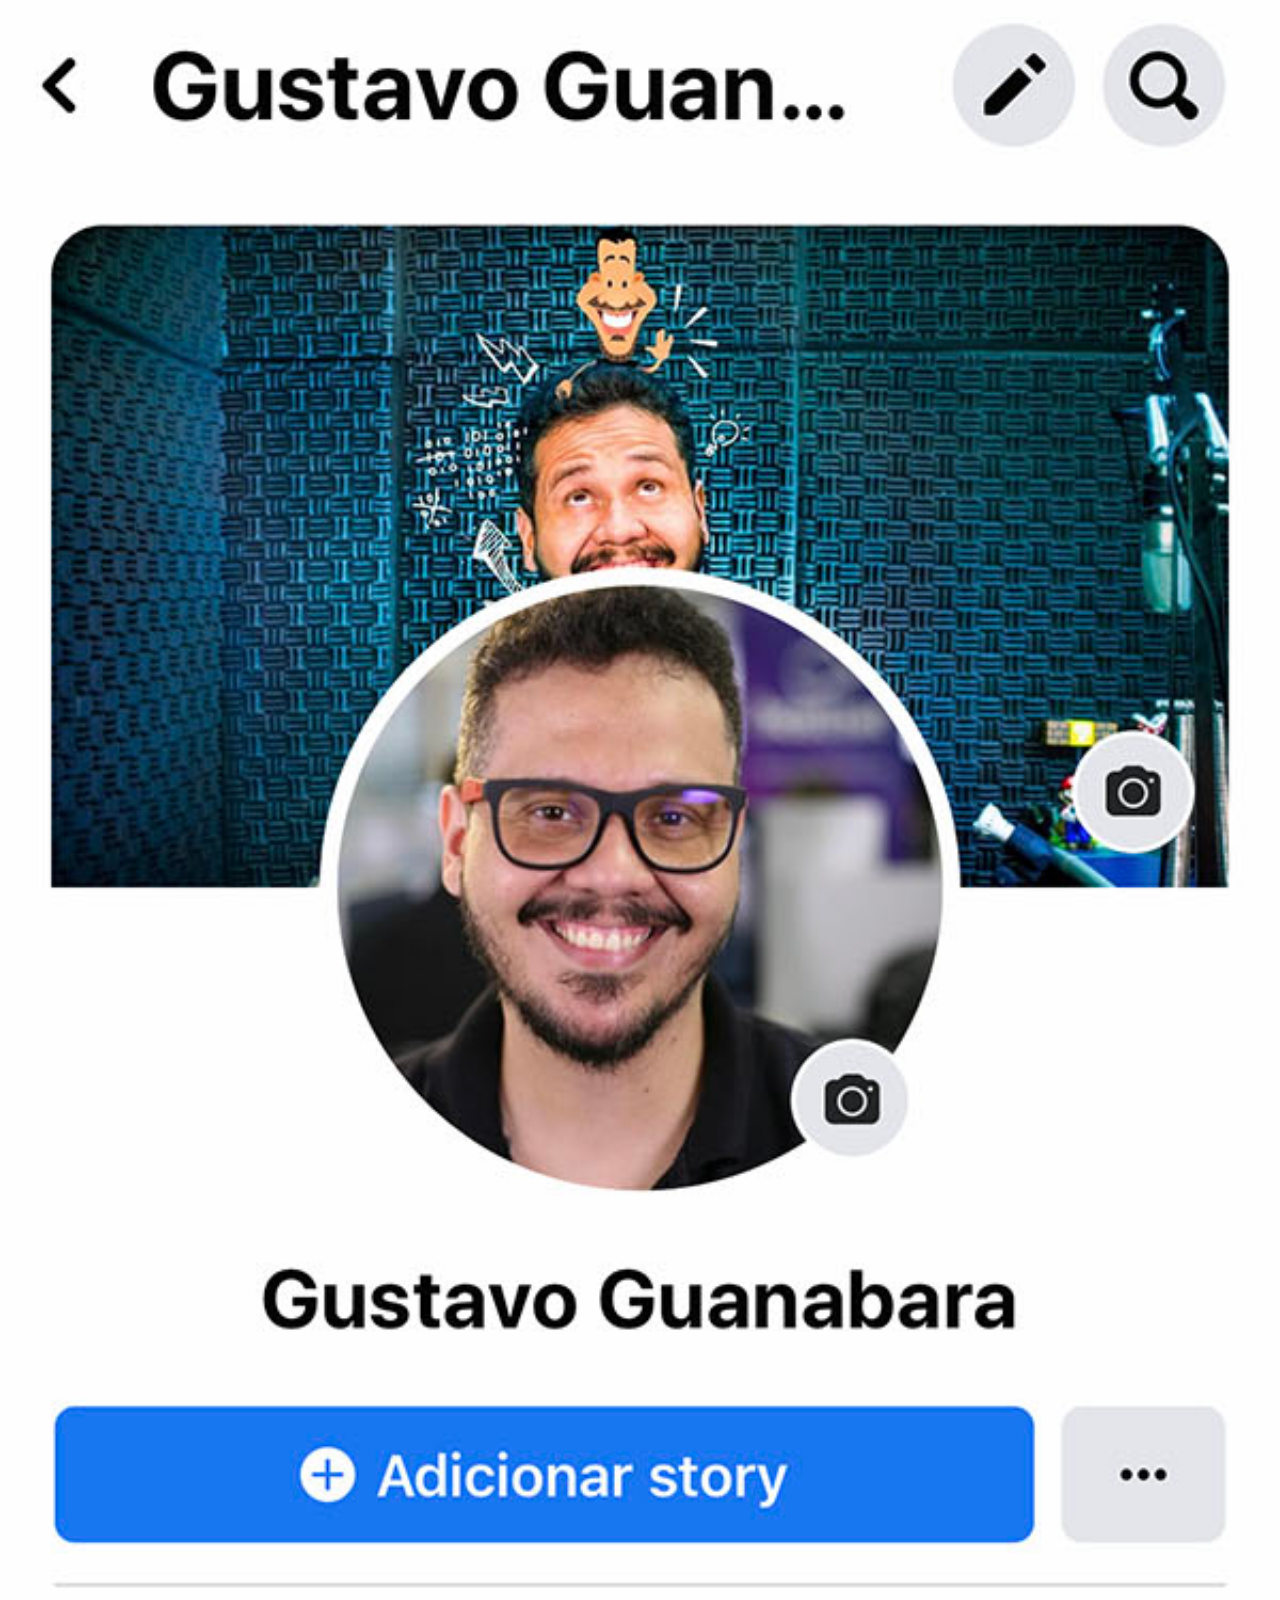
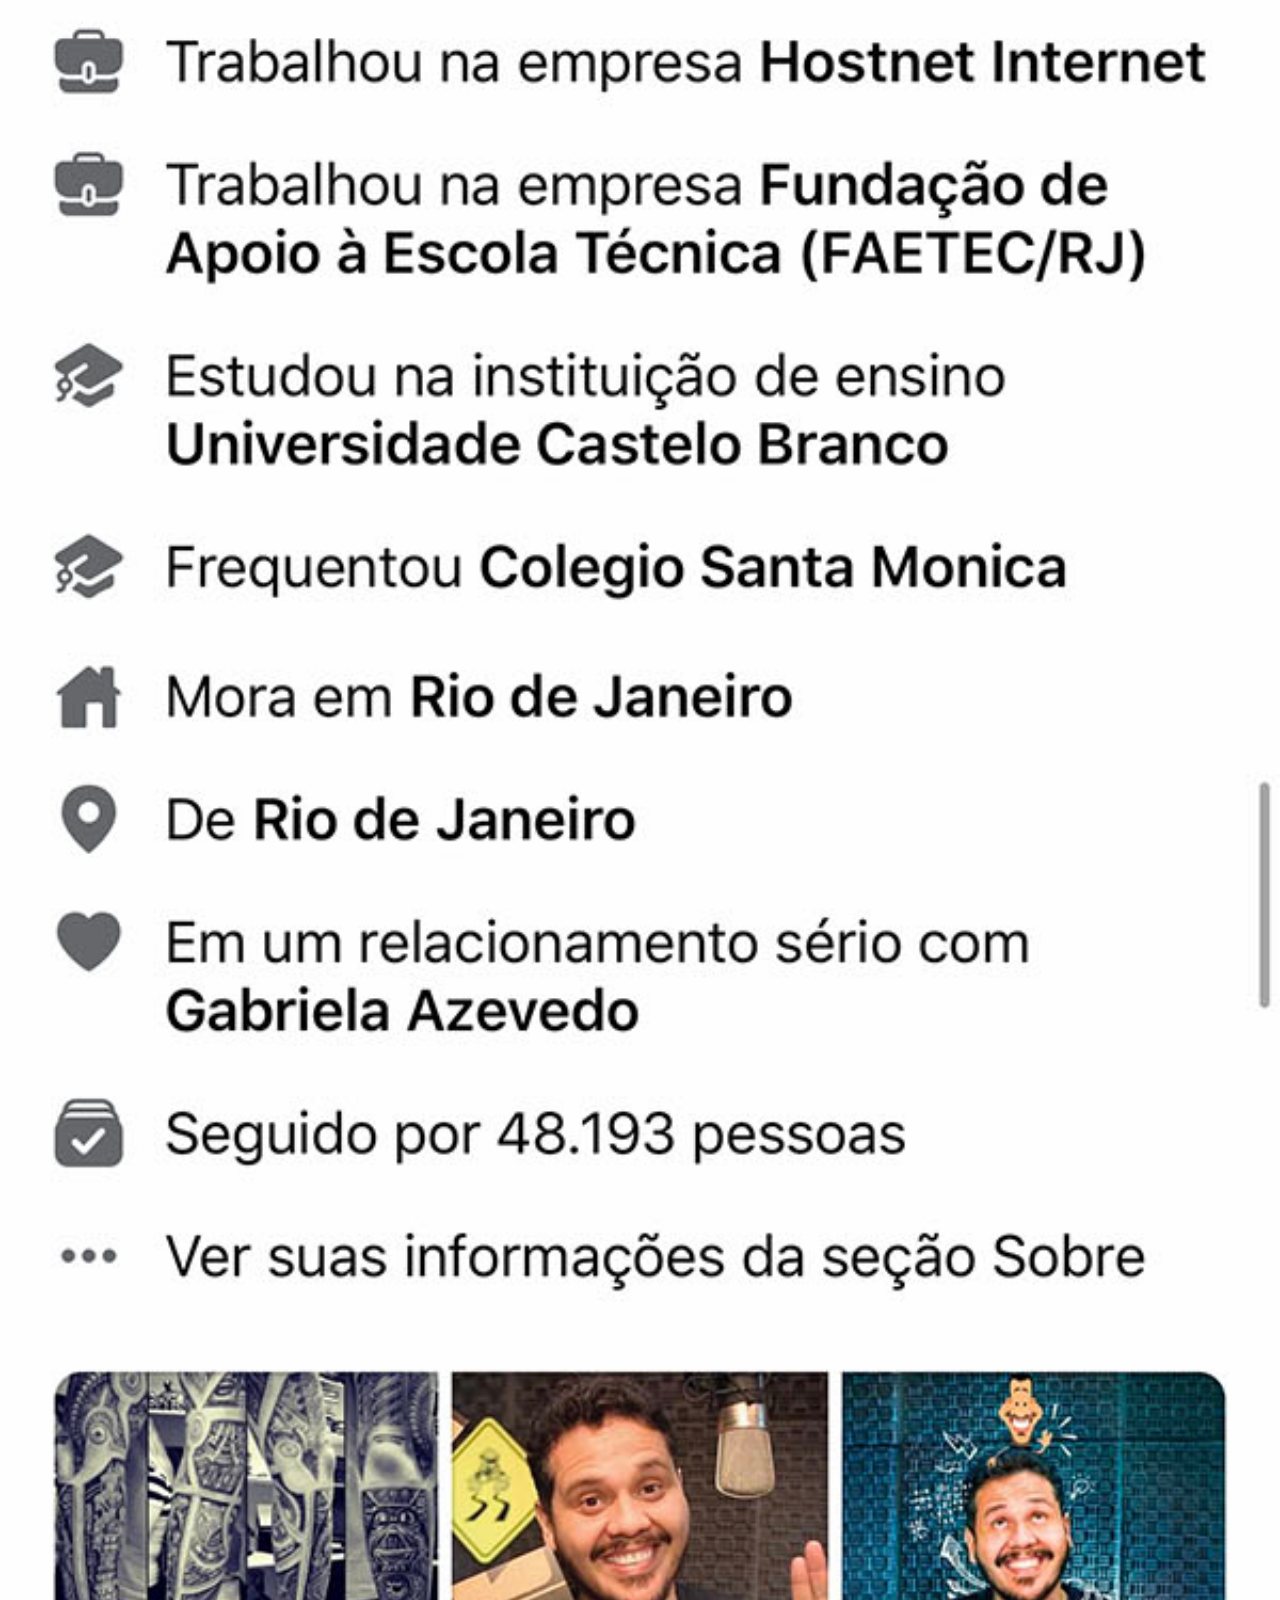
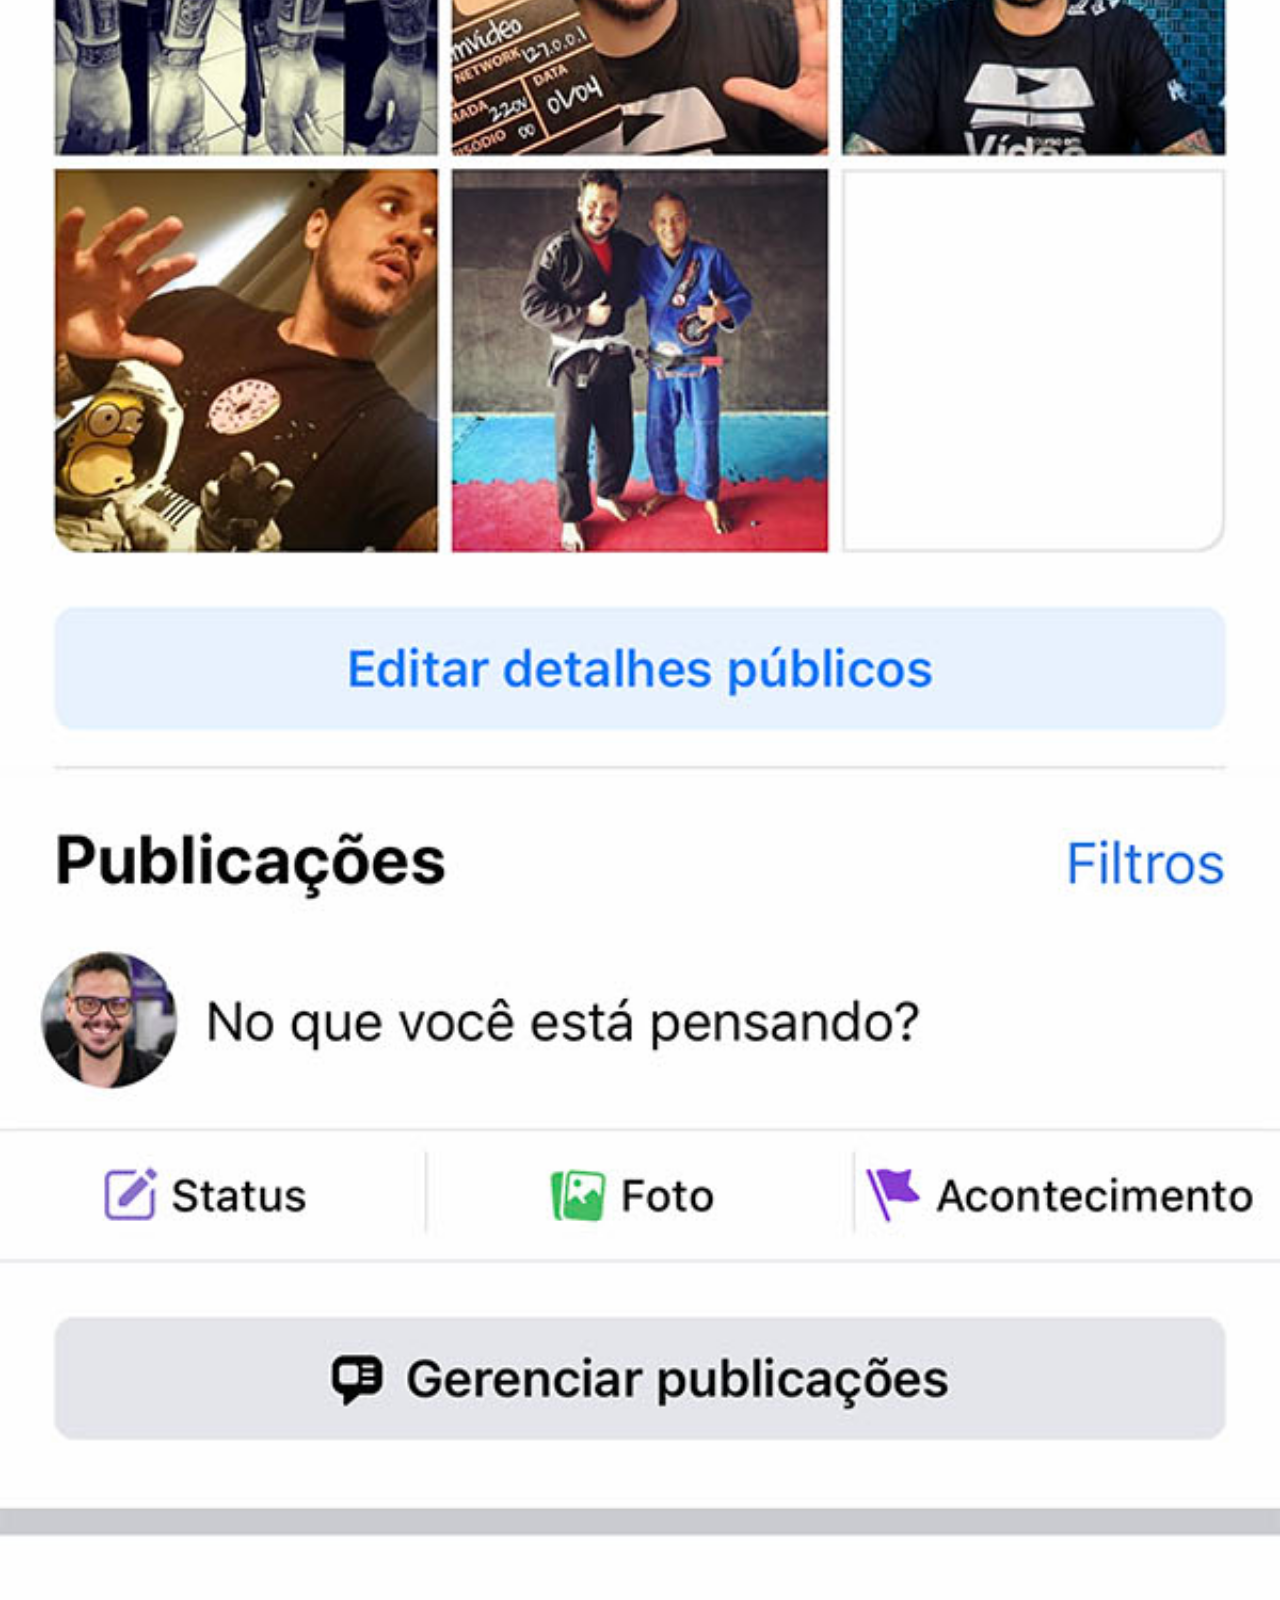
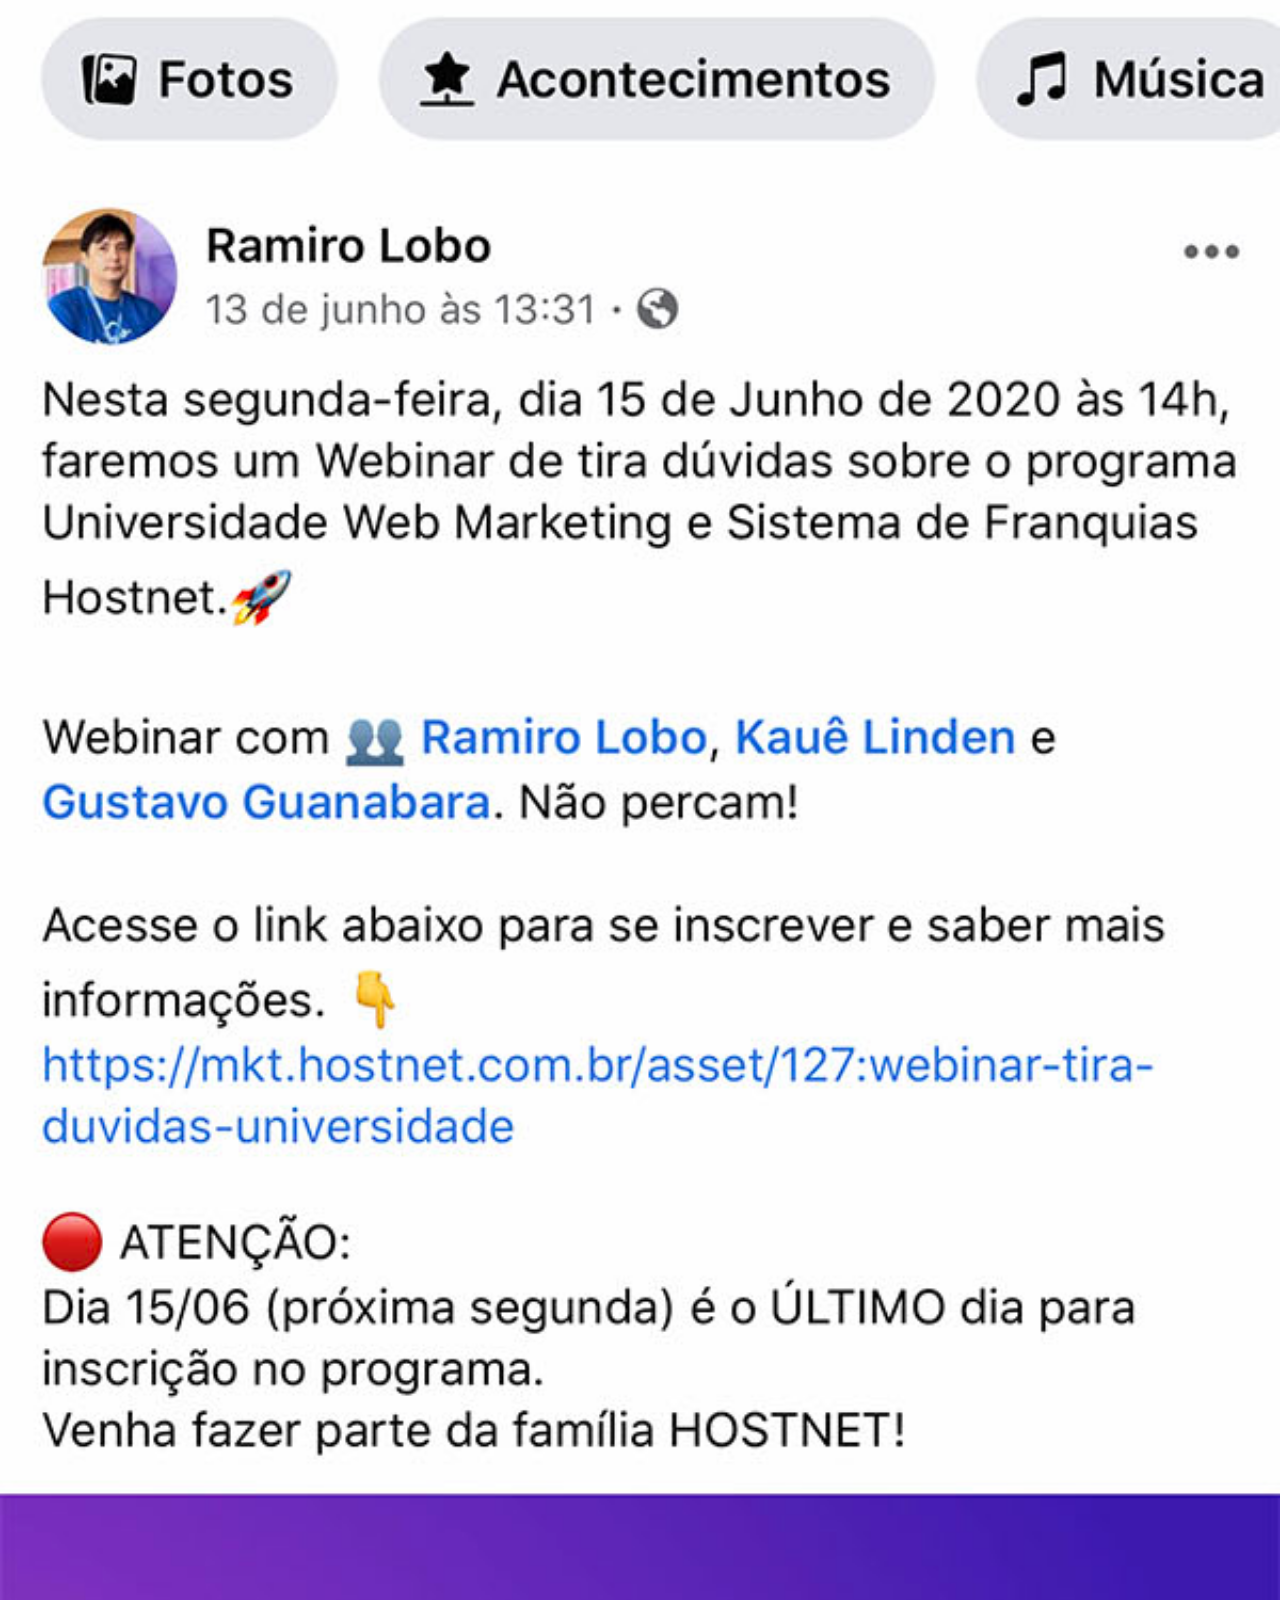
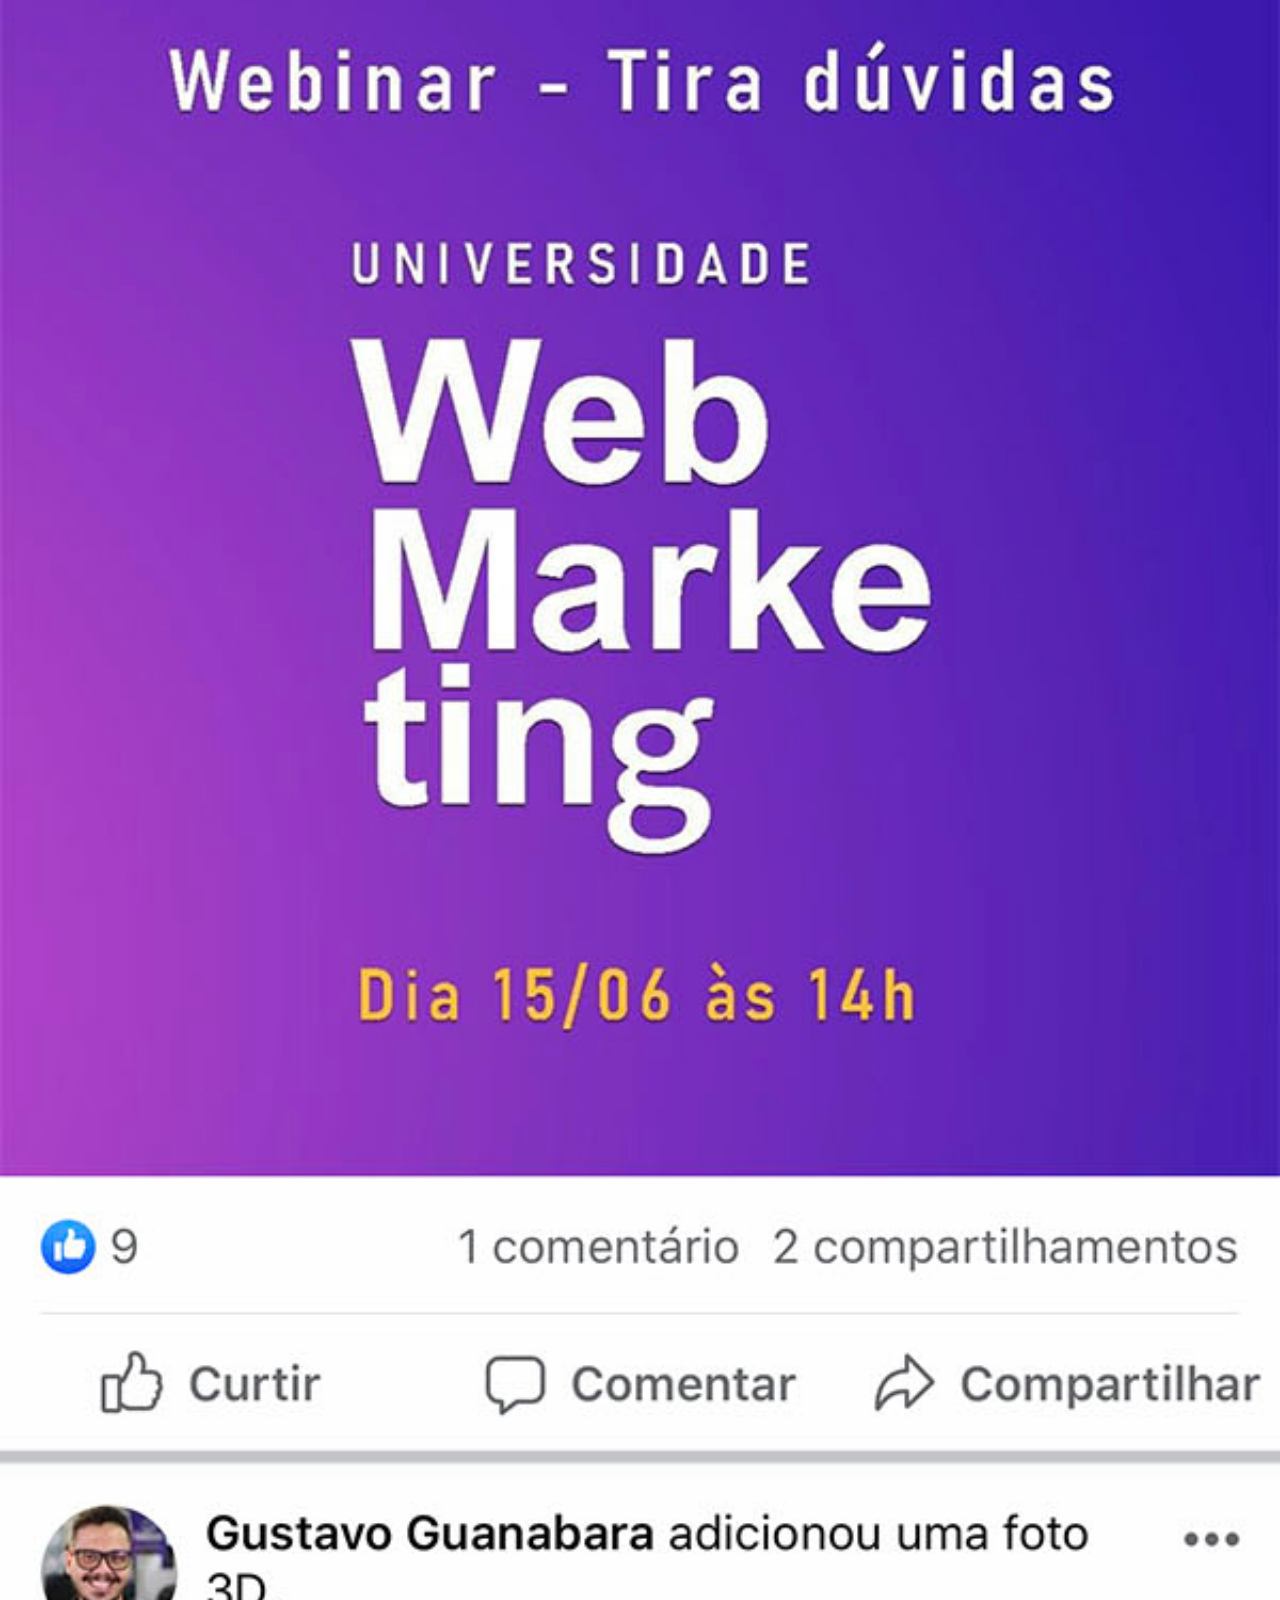
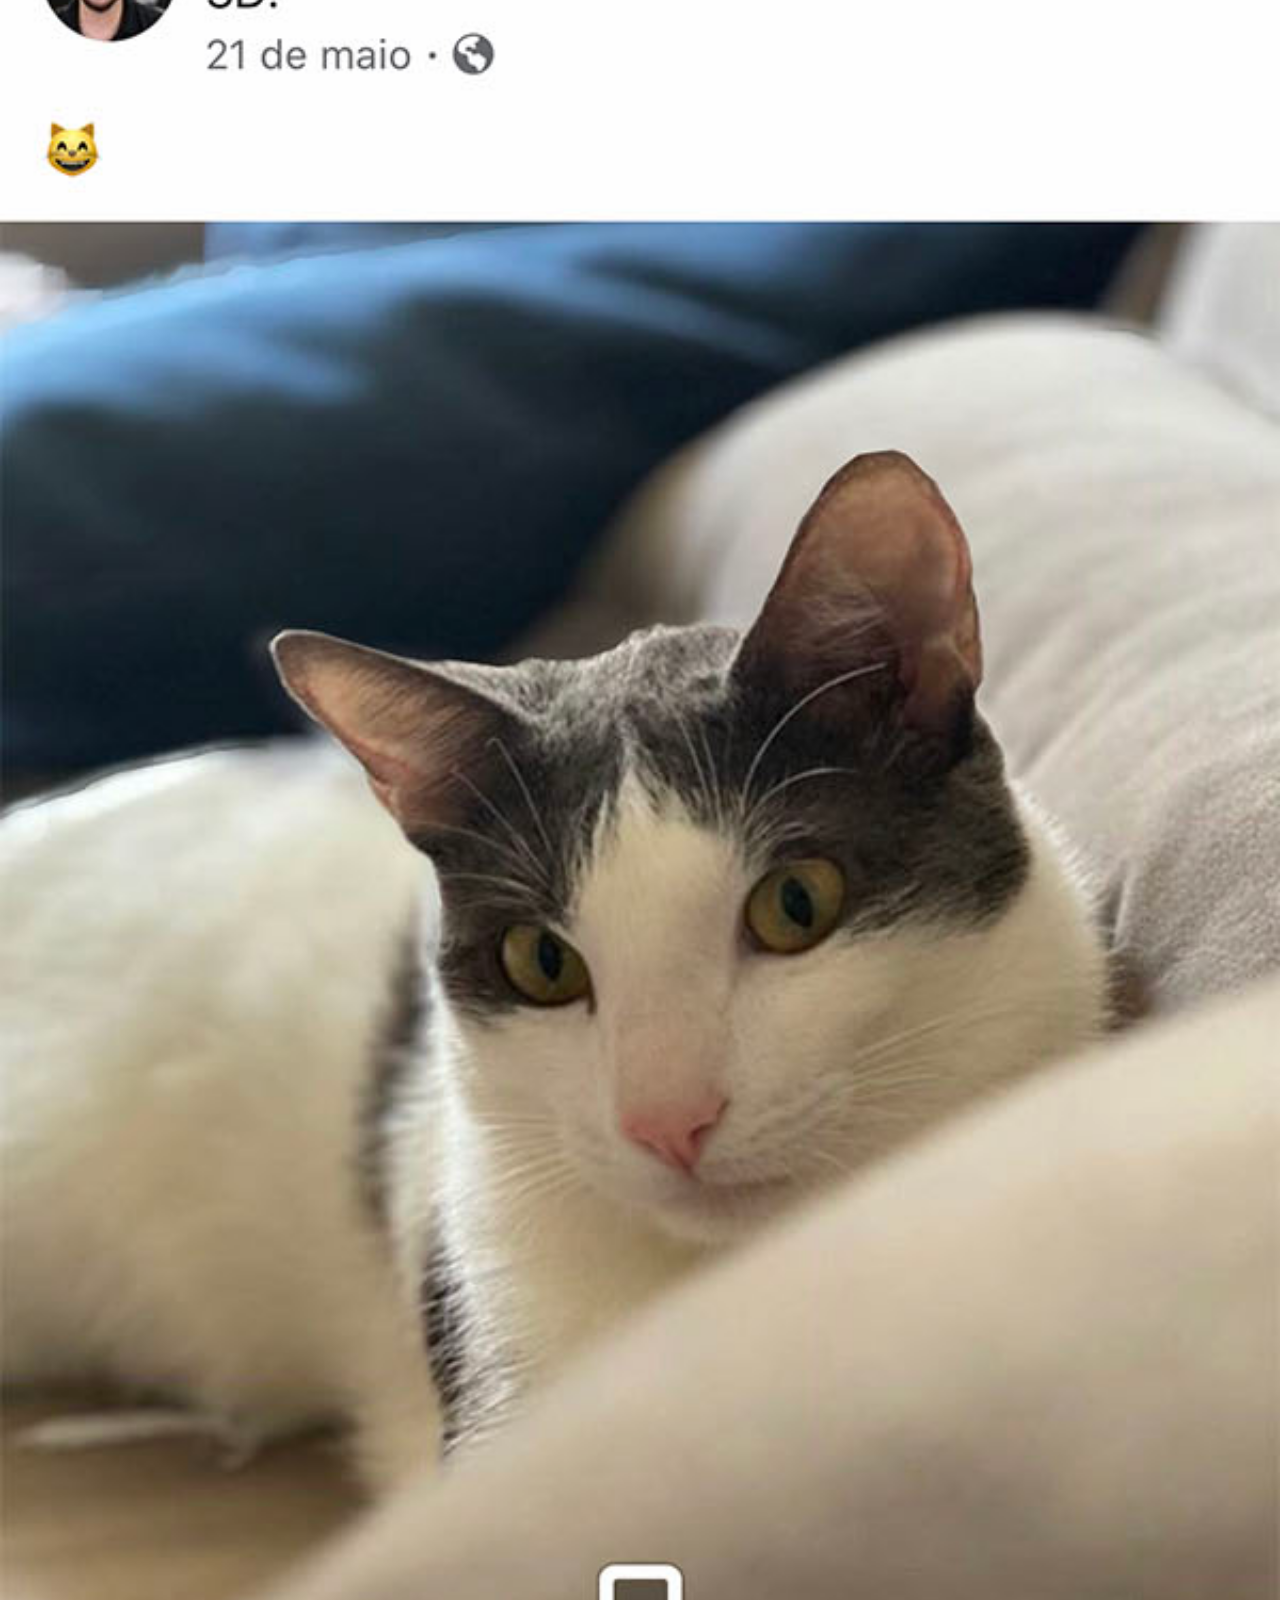
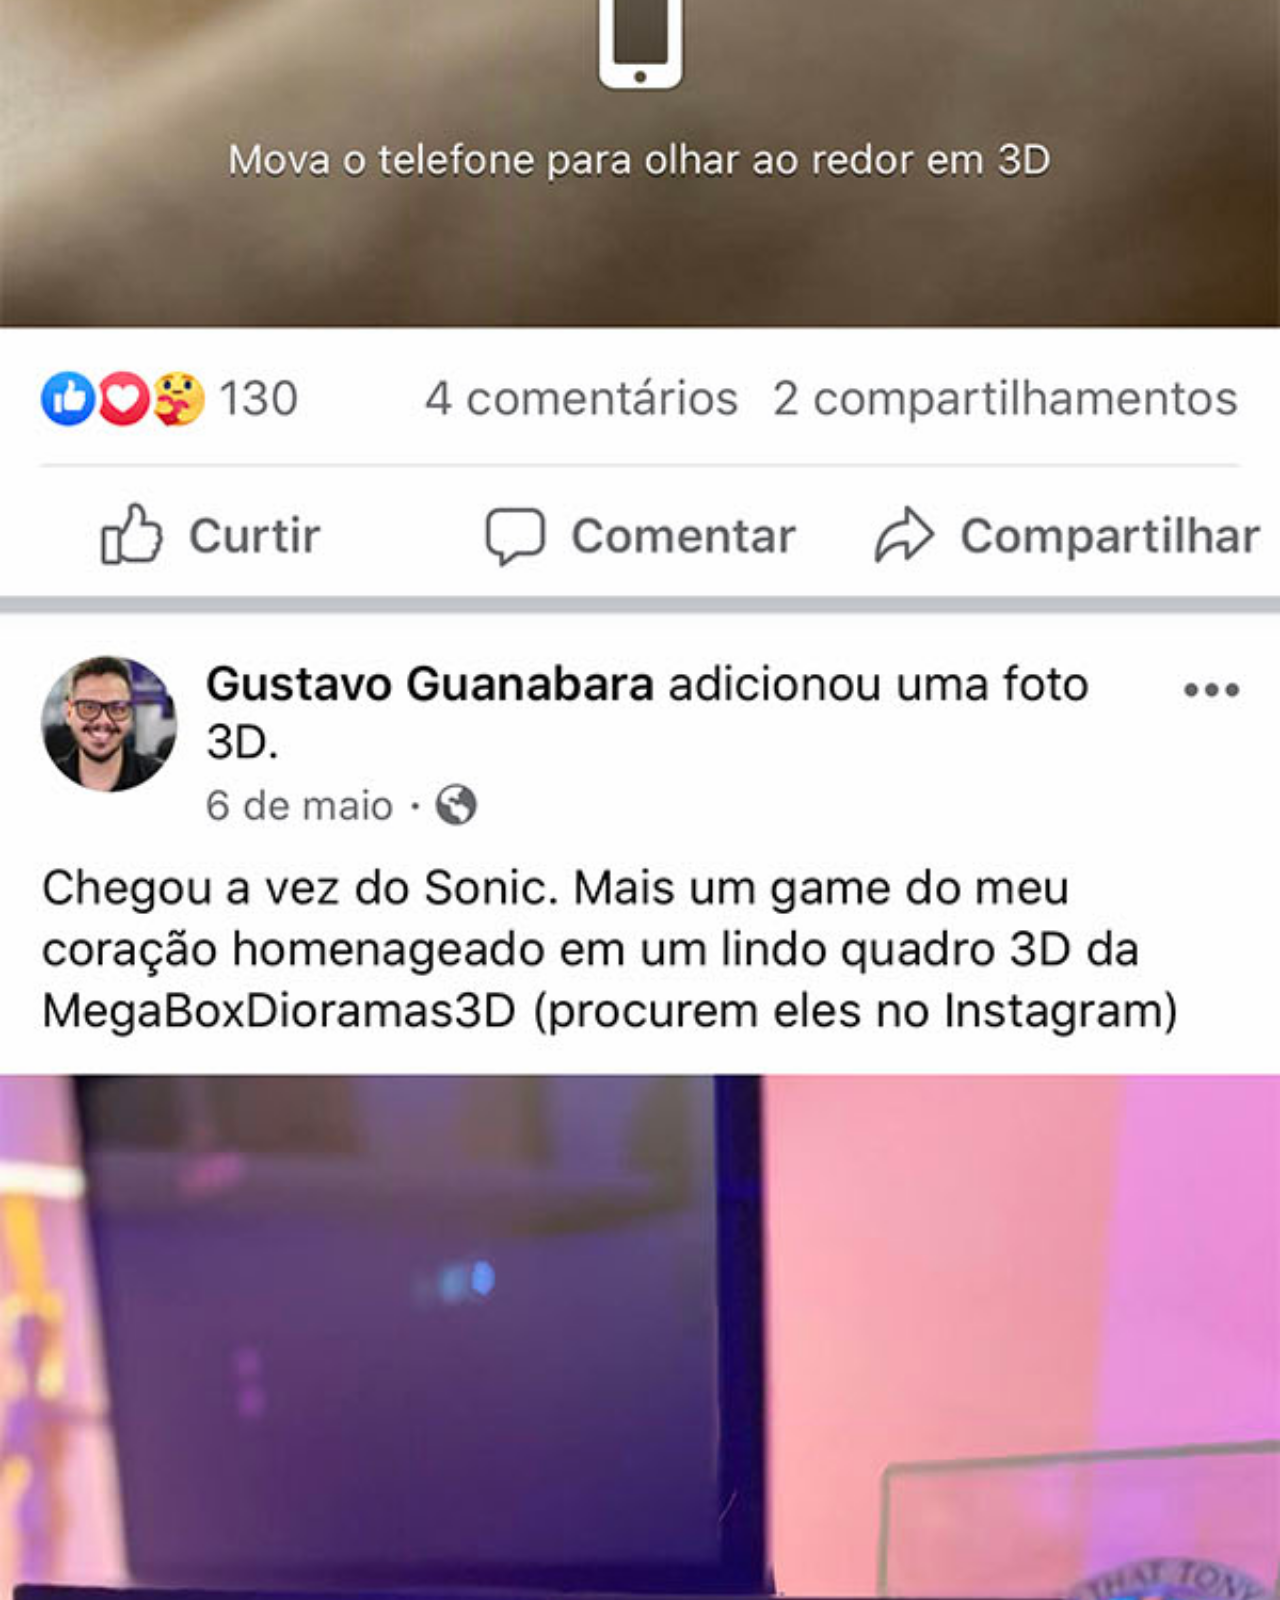
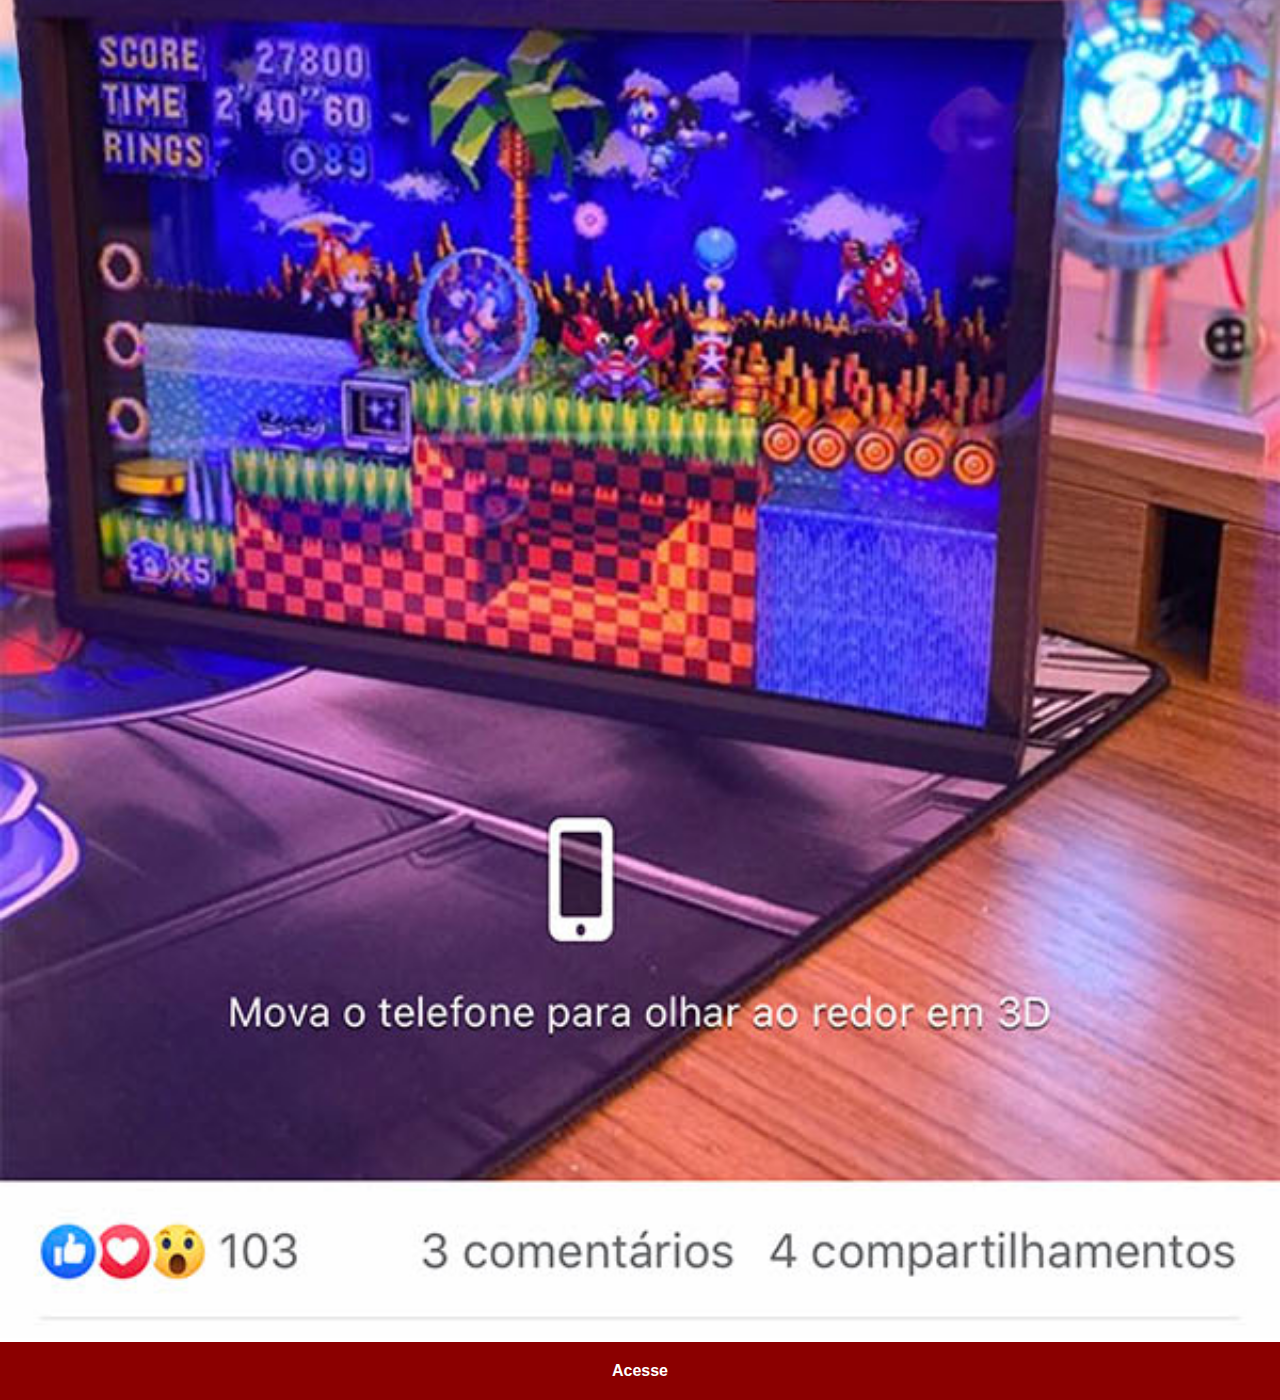
<file: facebook.html>
<!DOCTYPE html>
<html lang="pt-br">
<head>
    <meta charset="UTF-8">
    <meta http-equiv="X-UA-Compatible" content="IE=edge">
    <meta name="viewport" content="width=device-width, initial-scale=1.0">
    <title>Facebook</title>
    <link rel="stylesheet" href="estilo/social.css">
</head>
<body>
    <img src="pacote-d013/imagens/tela-facebook.jpg" alt="Facebook"><a href="https://www.facebook.com/helvio.souza.5/" target="_blank">Acesse</a>
</body>
</html>
</file>
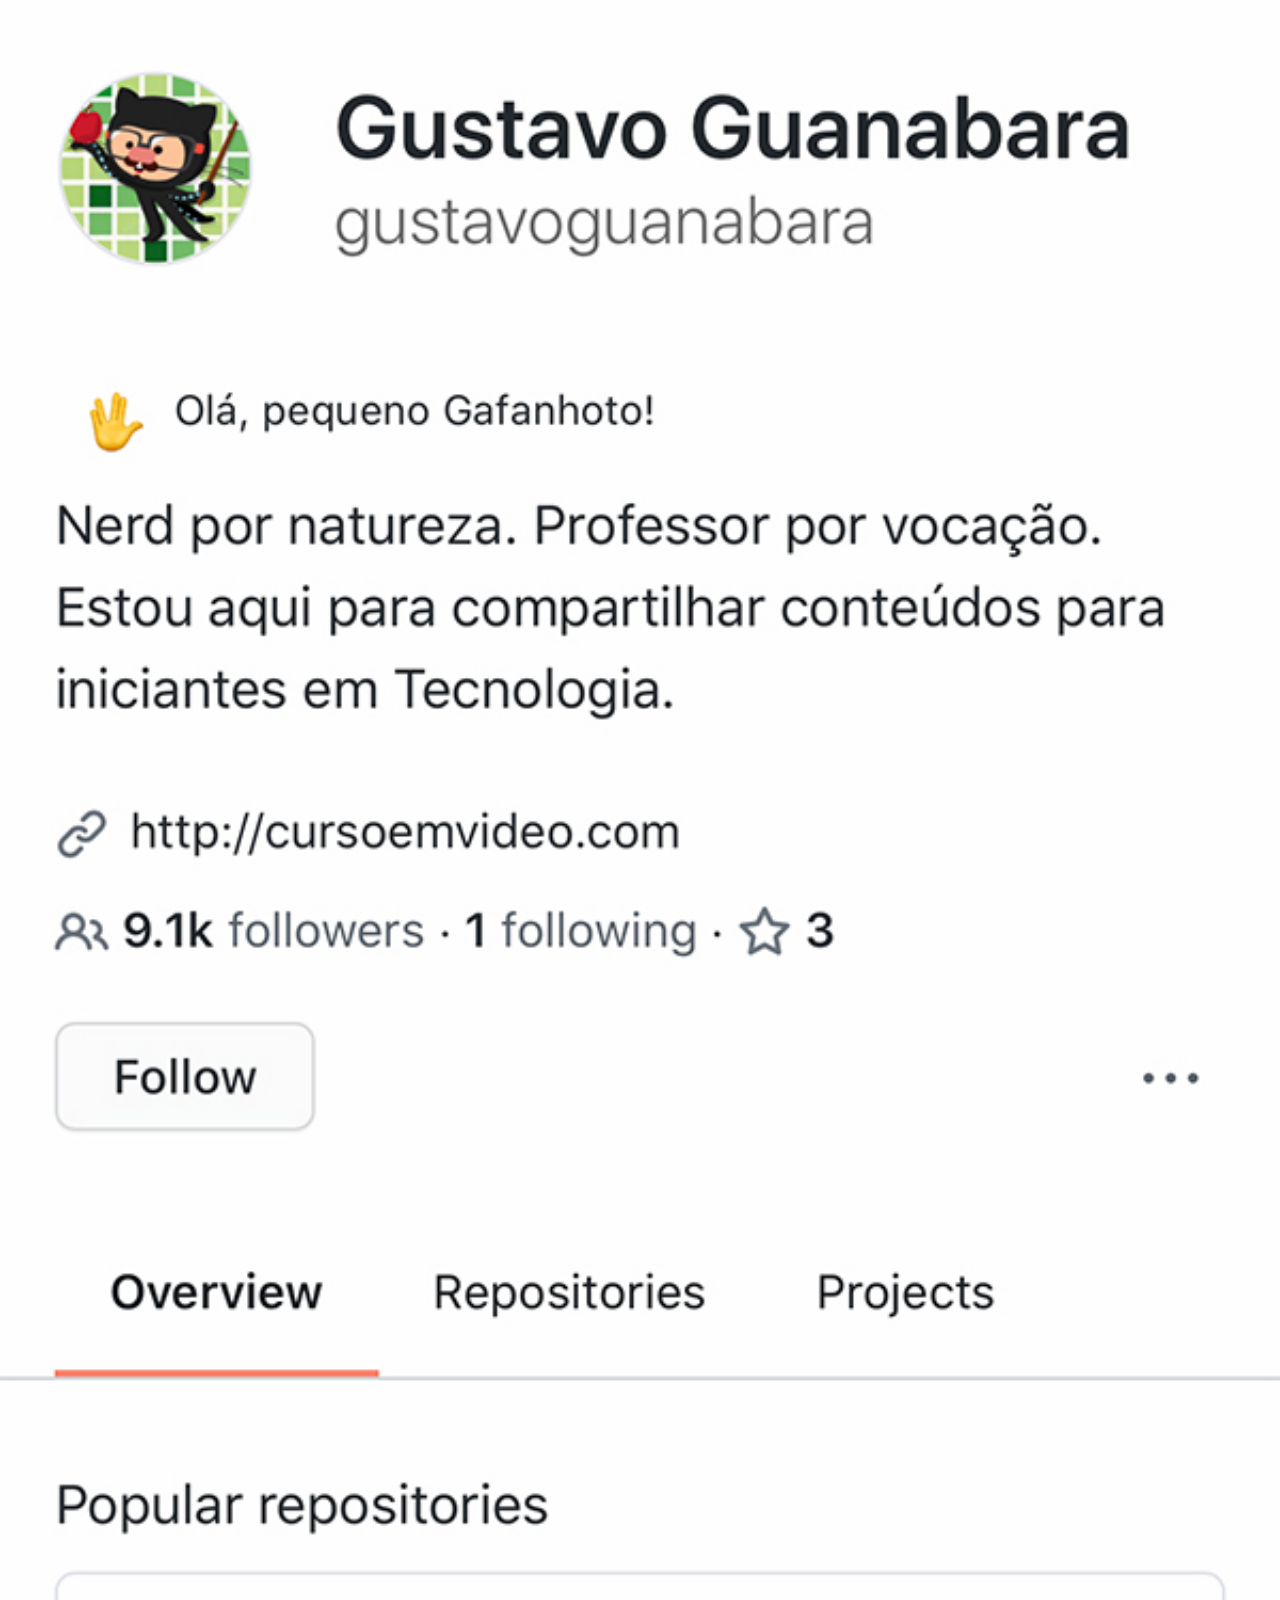
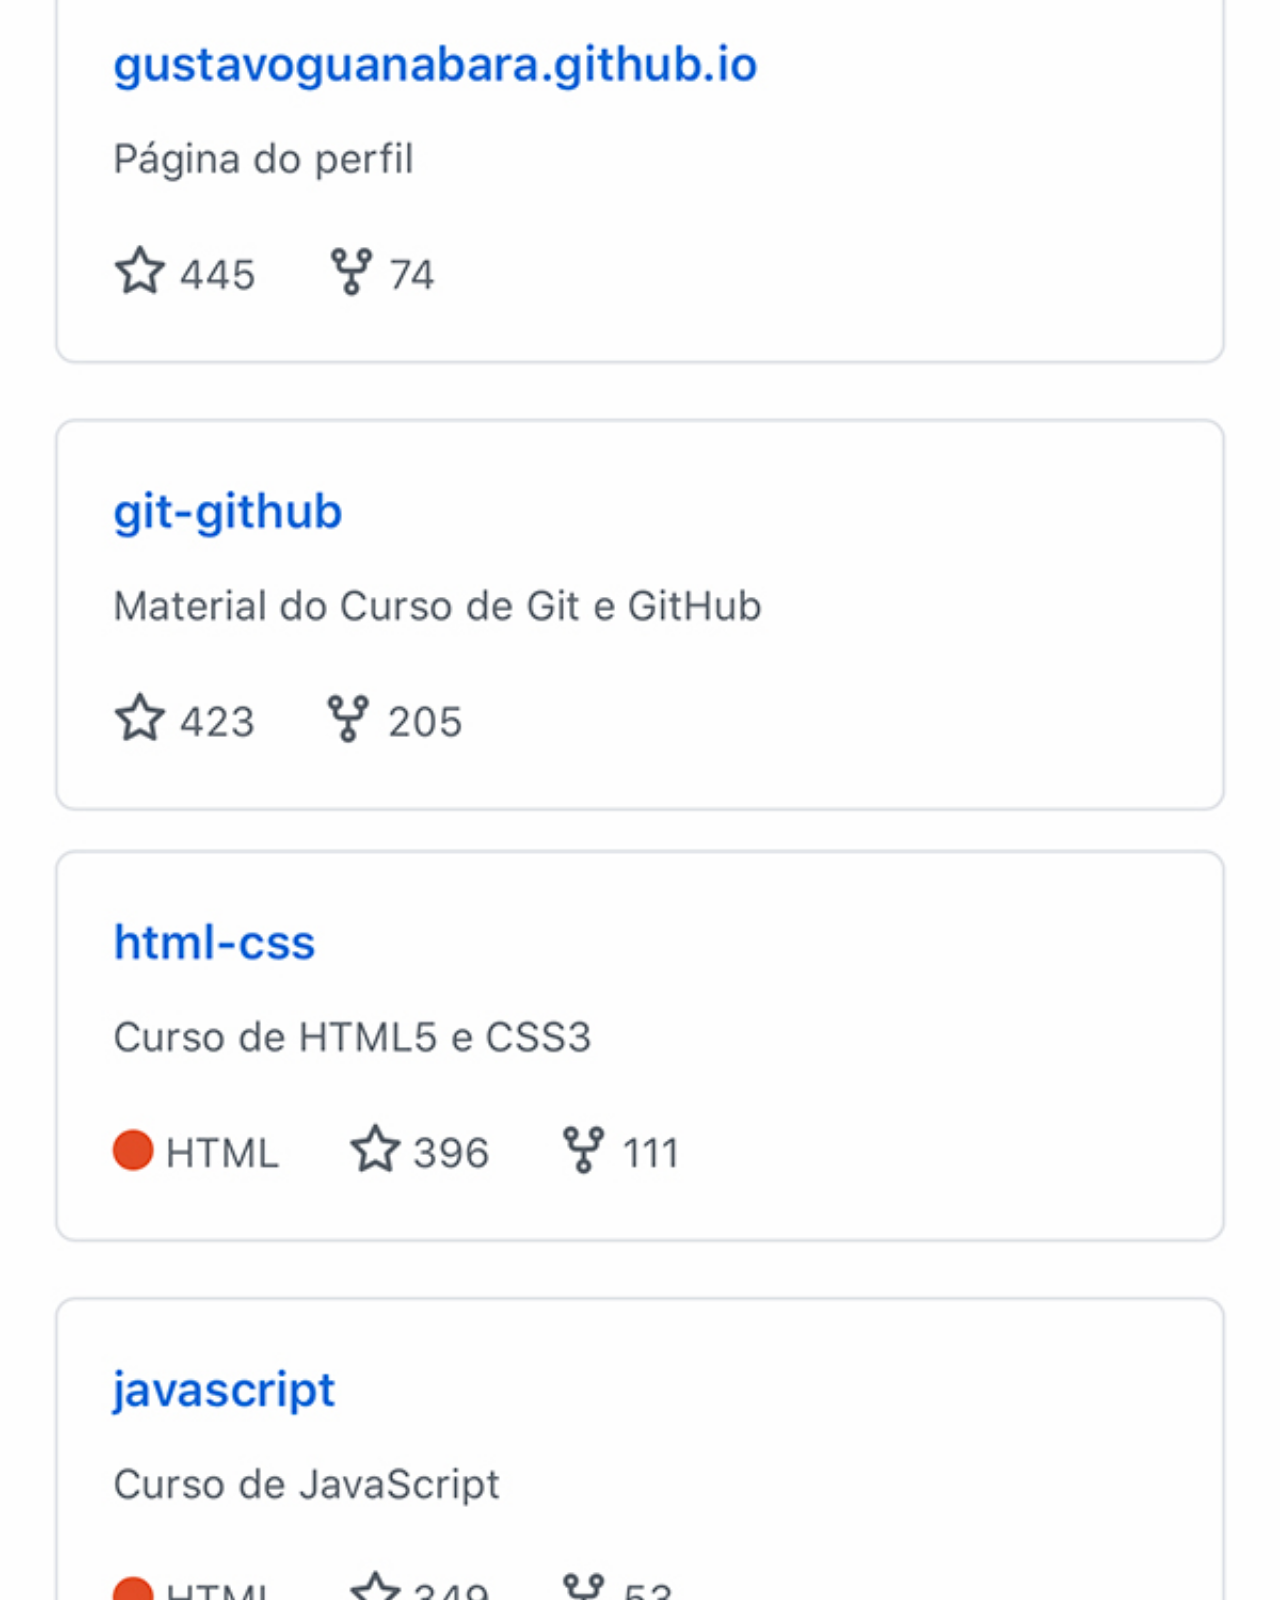
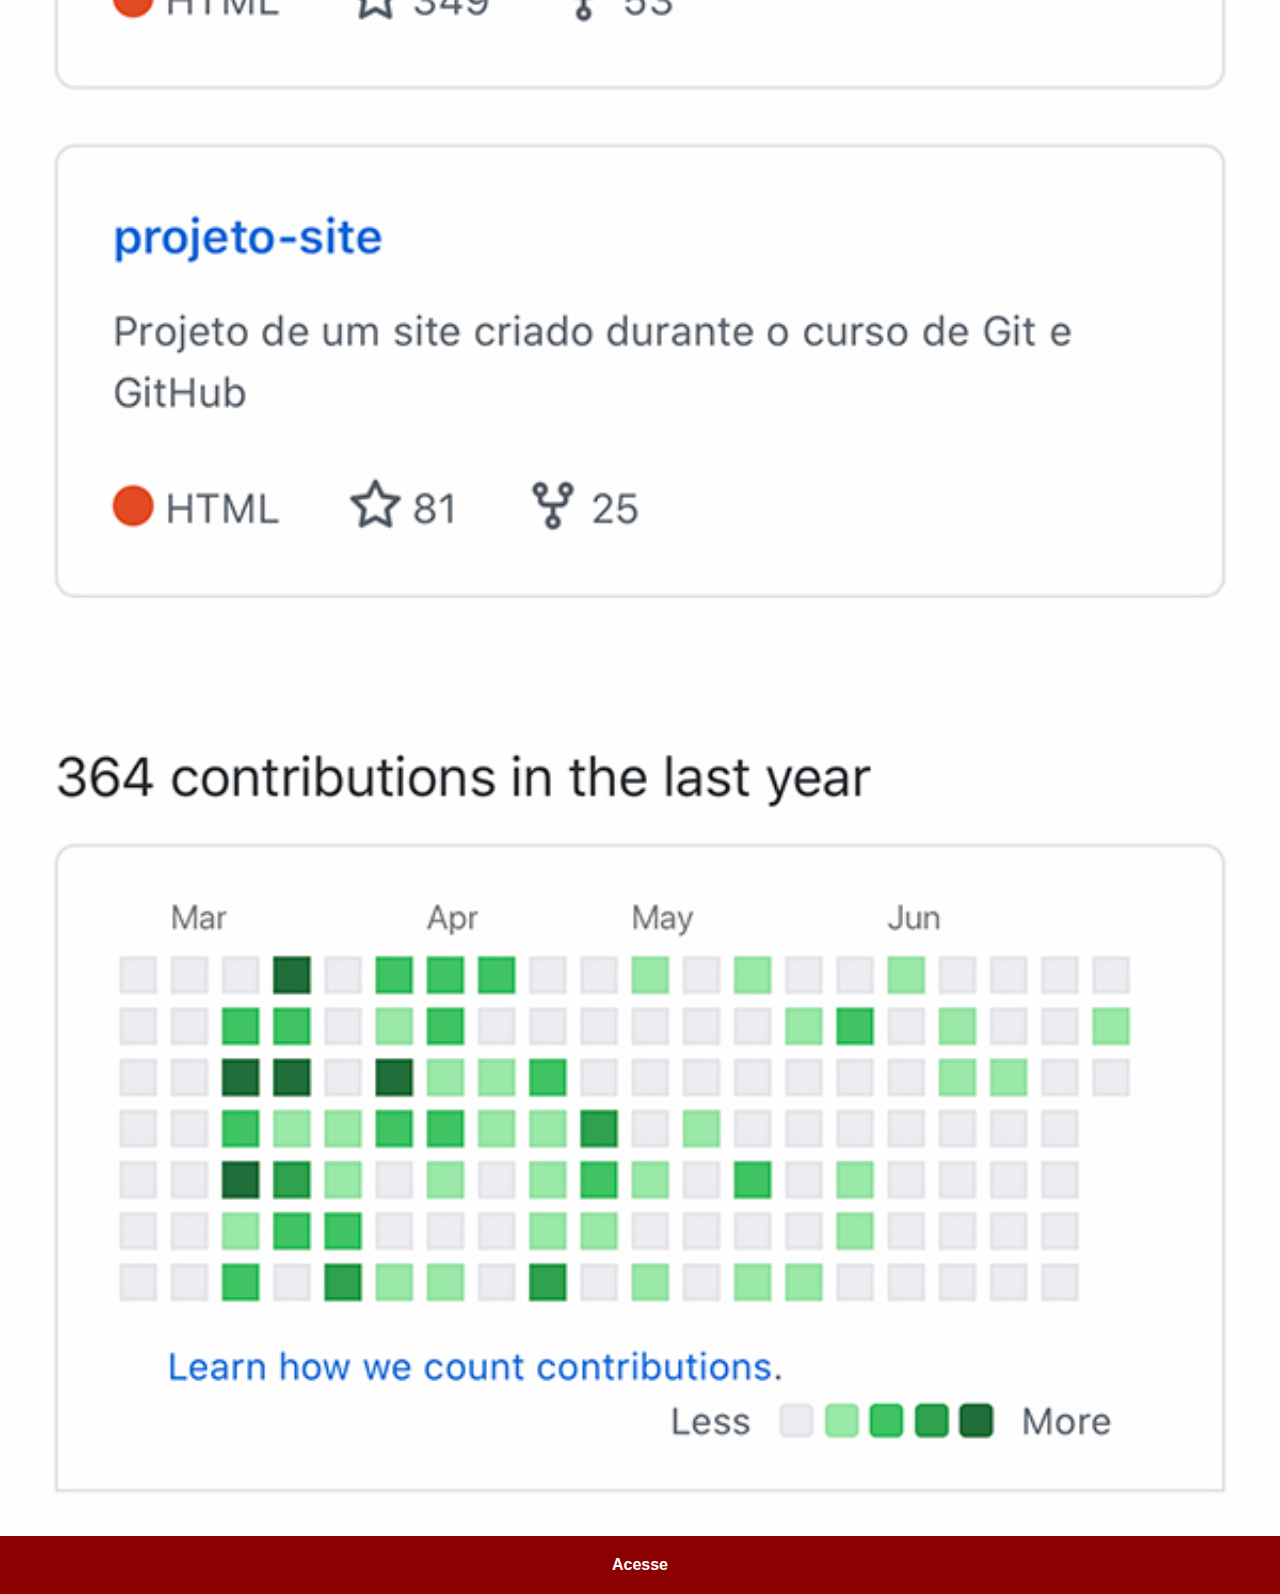
<file: github.html>
<!DOCTYPE html>
<html lang="pt-br">
<head>
    <meta charset="UTF-8">
    <meta http-equiv="X-UA-Compatible" content="IE=edge">
    <meta name="viewport" content="width=device-width, initial-scale=1.0">
    <title>GitHub</title>
    <link rel="stylesheet" href="estilo/social.css">
</head>
<body>
    <img src="pacote-d013/imagens/tela-github.jpg" alt="GitHub"> <a href="https://github.com/helviosouza/" target="_blank">Acesse</a>
</body>
</html>
</file>
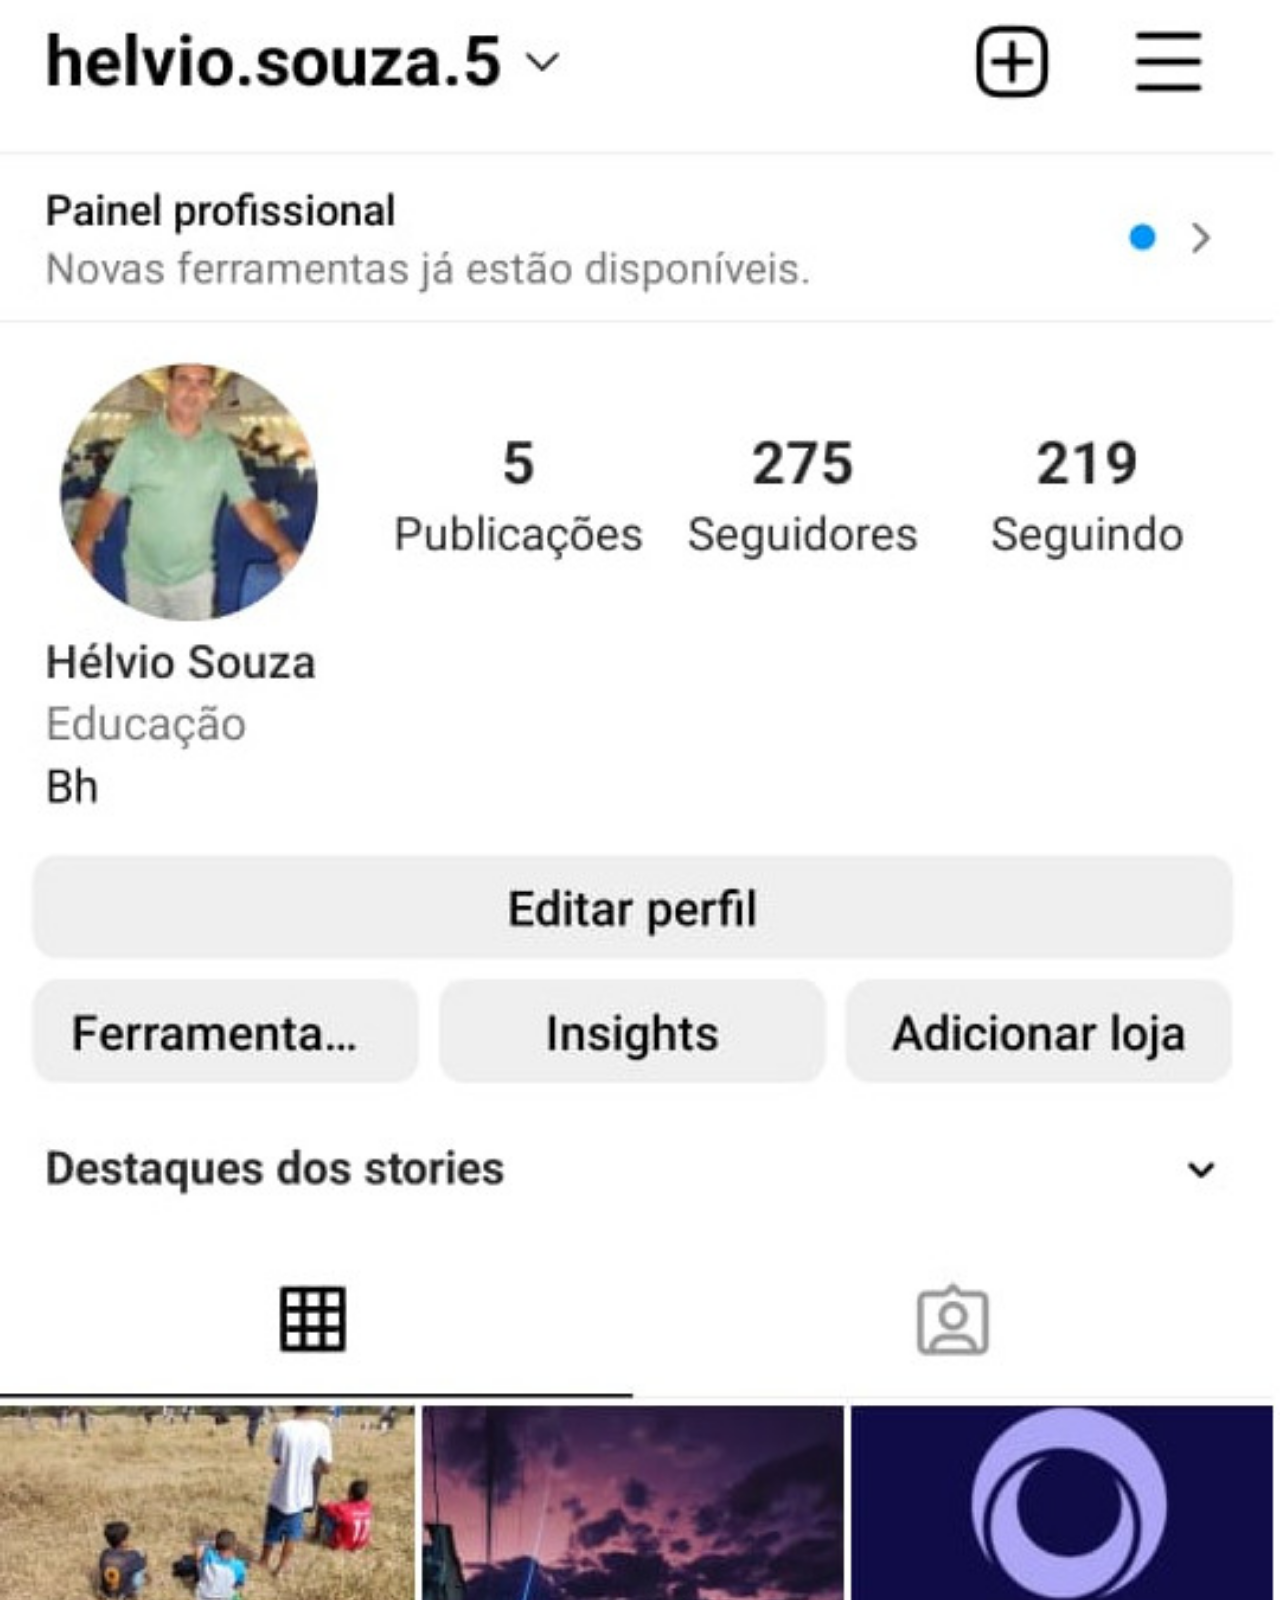
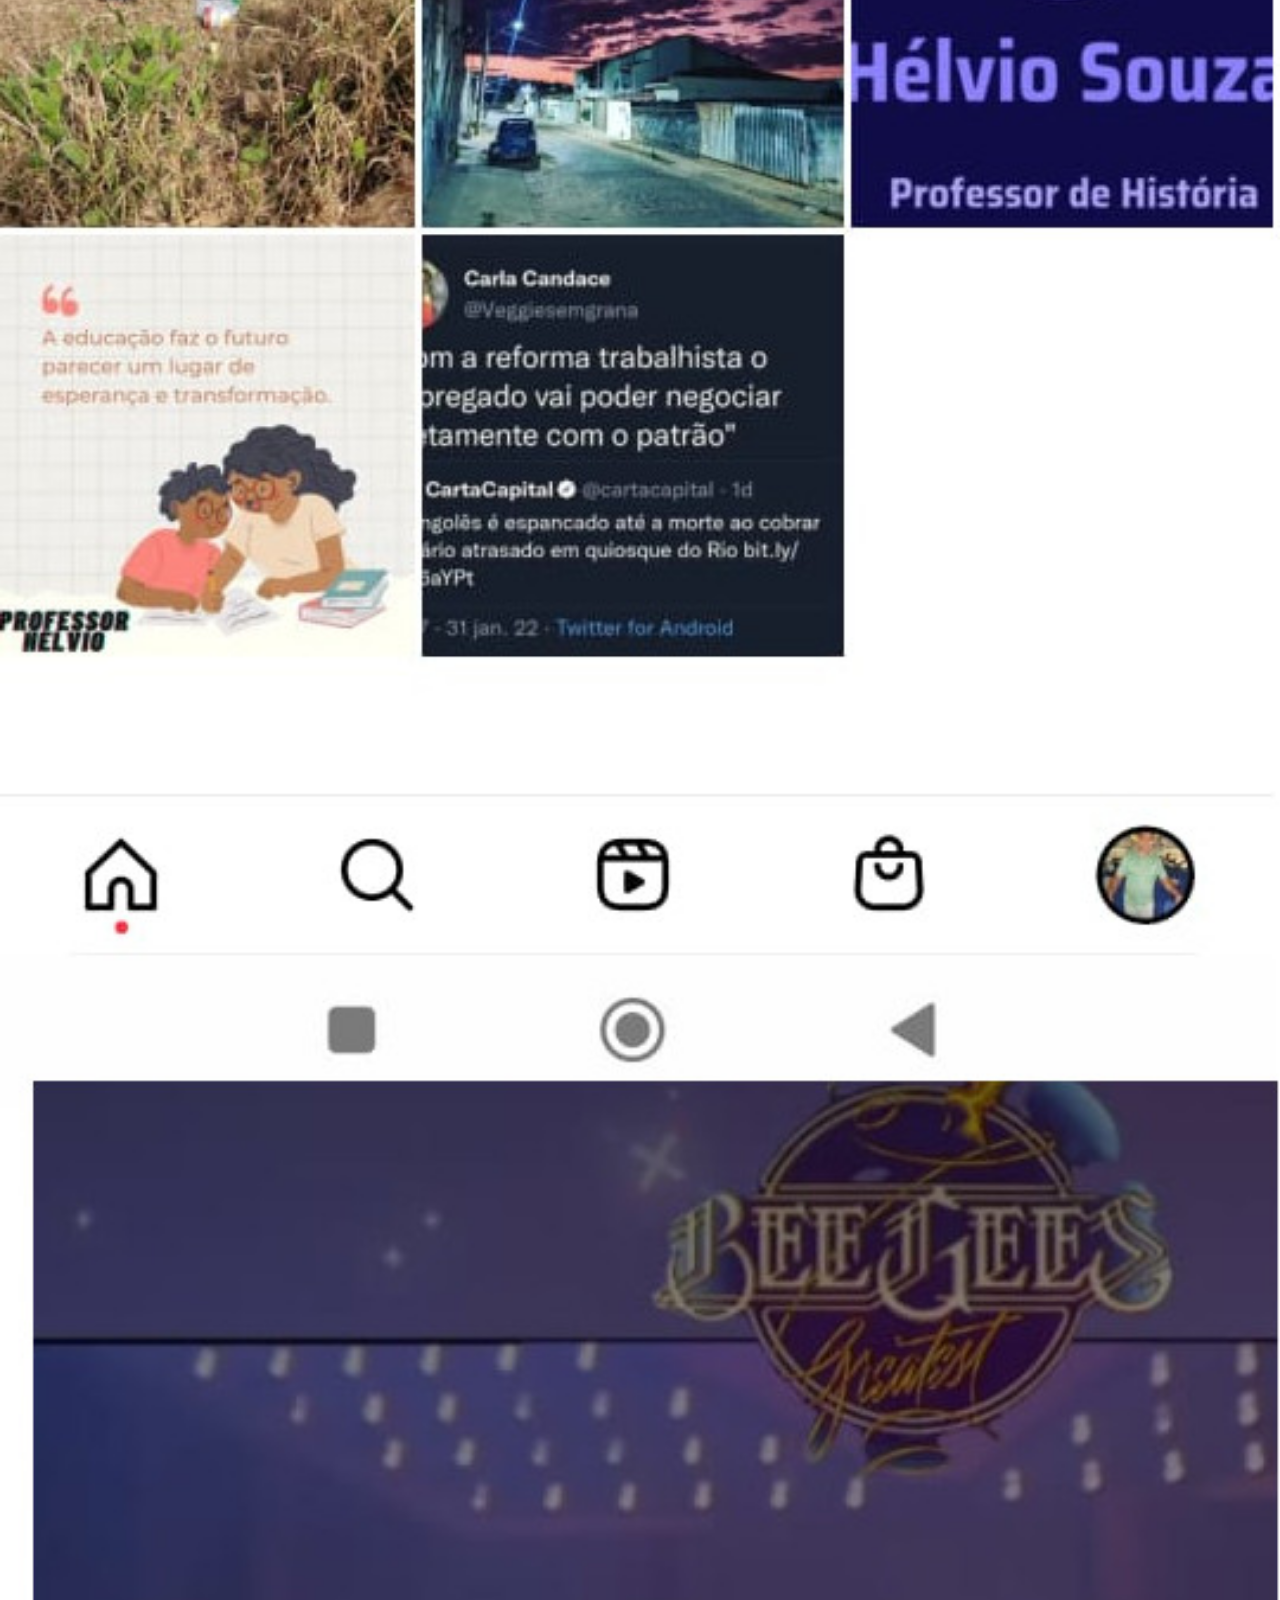
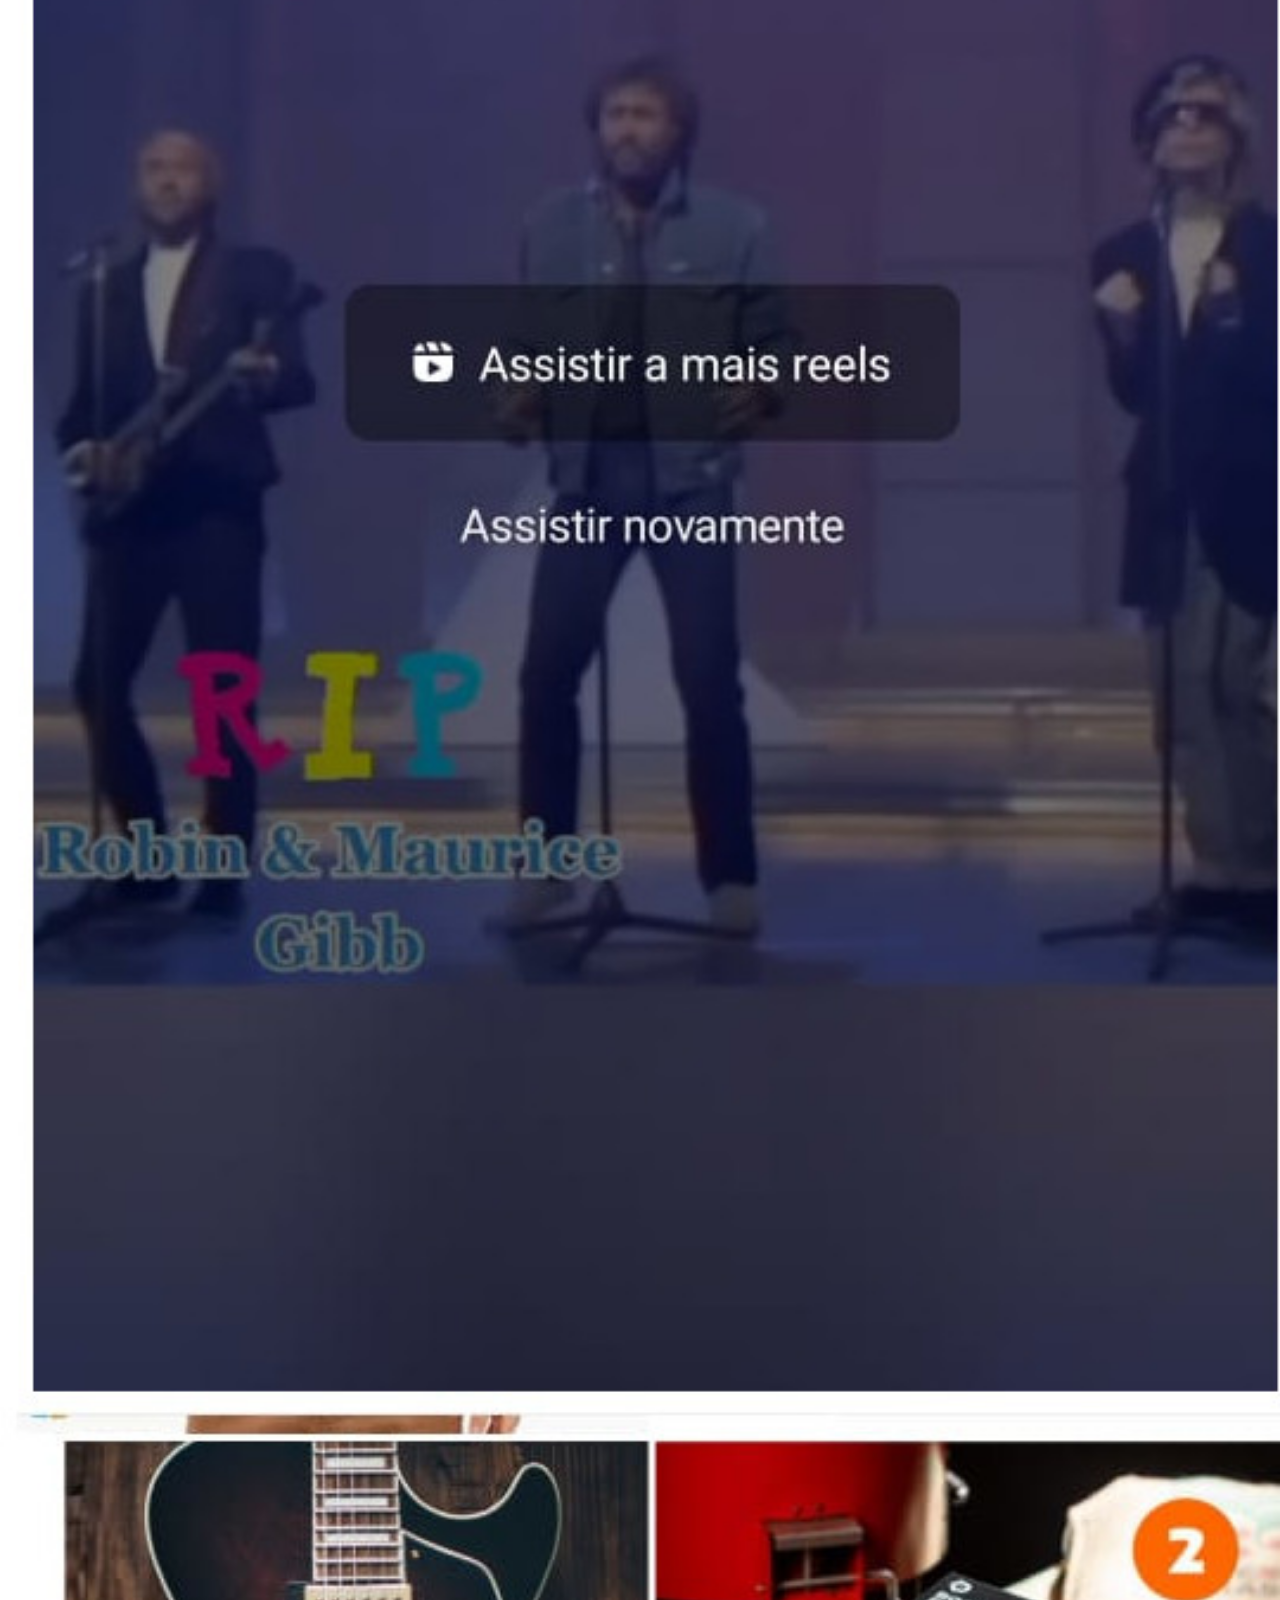
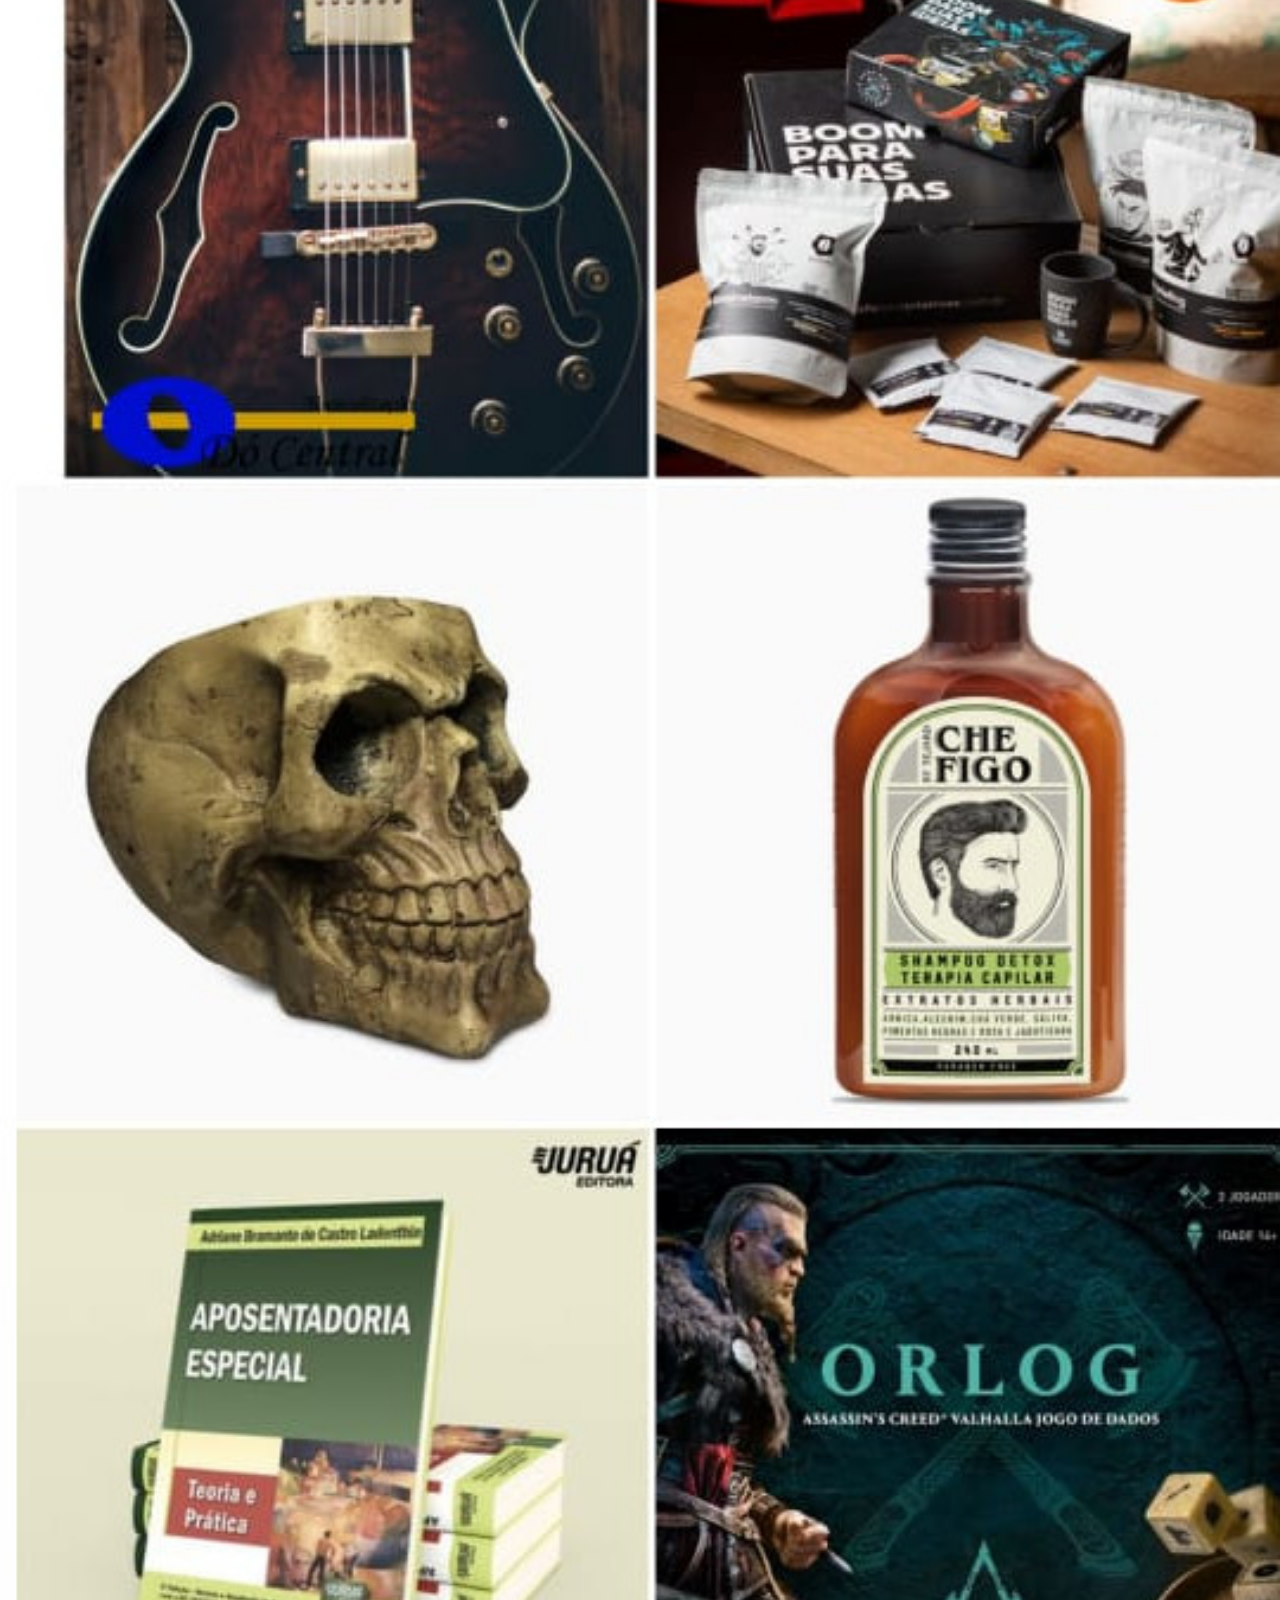
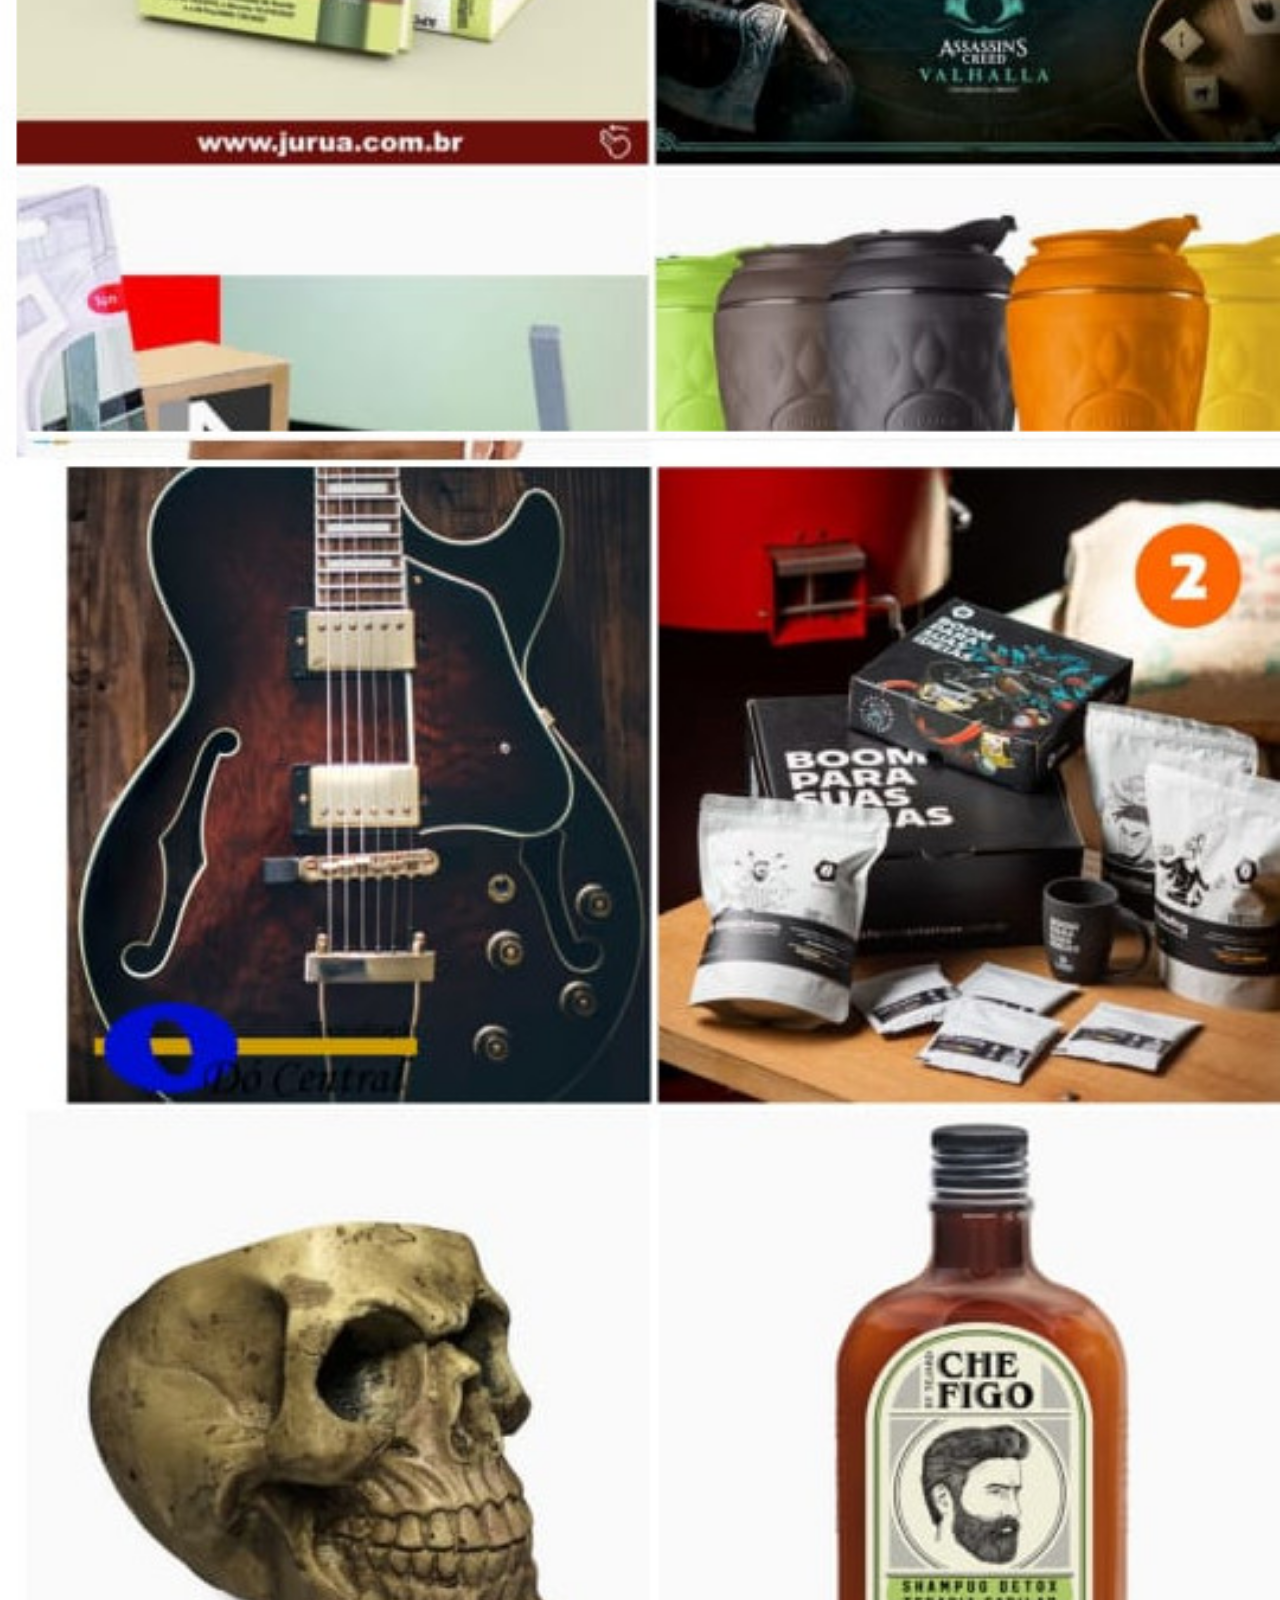
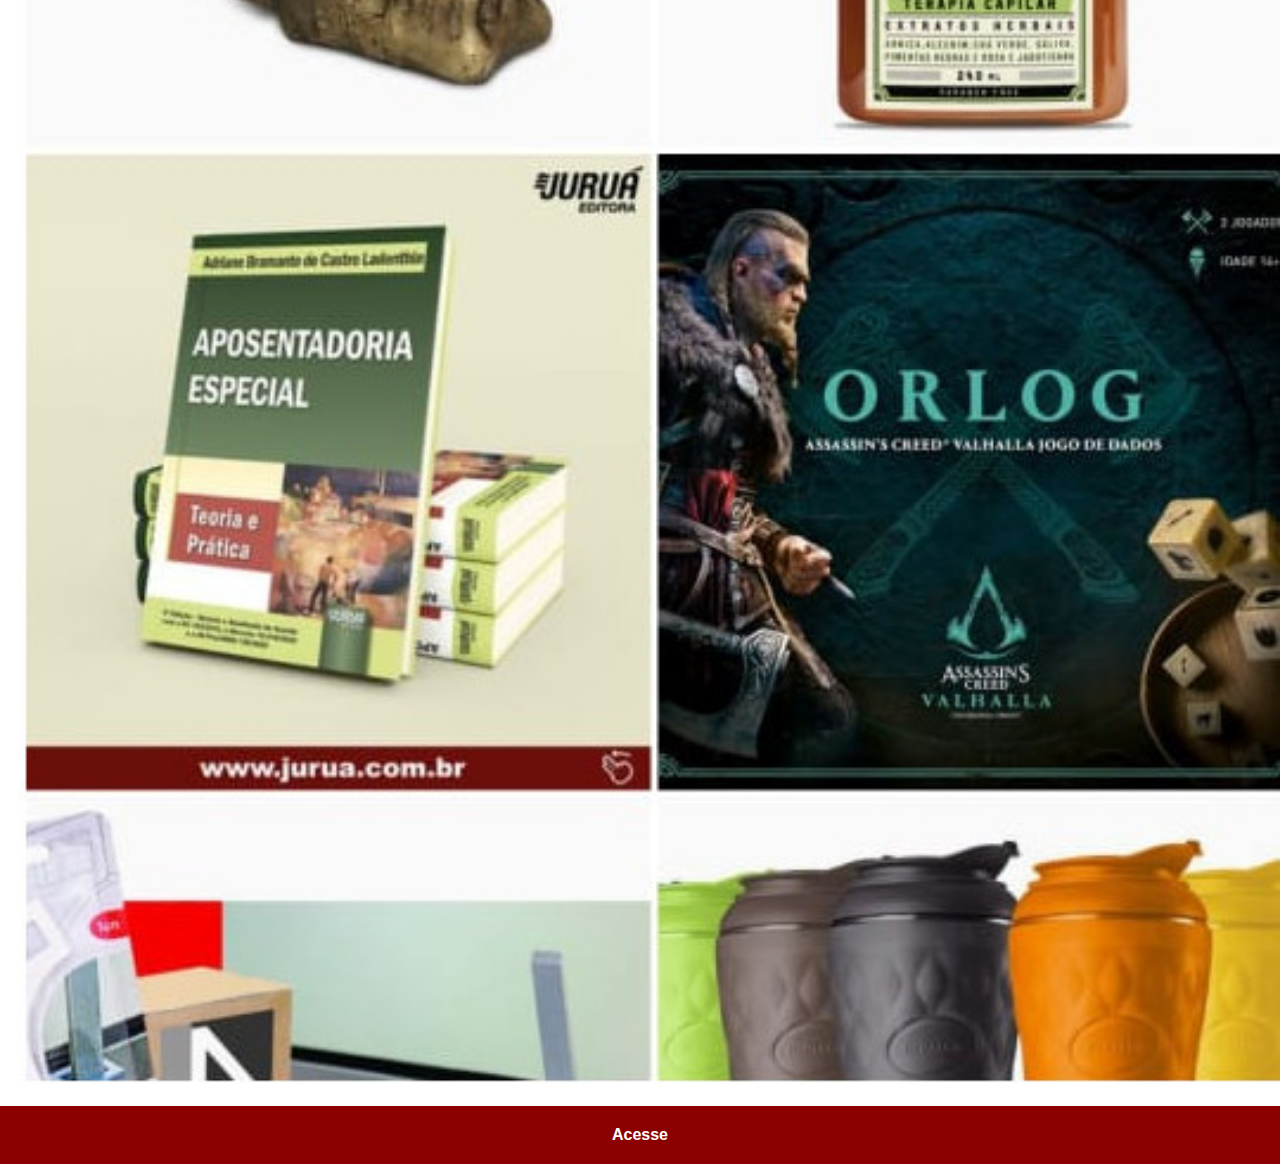
<file: instagram.html>
<!DOCTYPE html>
<html lang="pt-br">
<head>
    <meta charset="UTF-8">
    <meta http-equiv="X-UA-Compatible" content="IE=edge">
    <meta name="viewport" content="width=device-width, initial-scale=1.0">
    <title>Instagram</title>
    <link rel="stylesheet" href="estilo/social.css">
</head>
<body>
    <img src="pacote-d013/imagens/tela-instagram.jpg" alt="Instagram"><a href="https://www.instagram.com/helvio.souza.5/" target="_blank">Acesse</a>
</body>
</html>
</file>
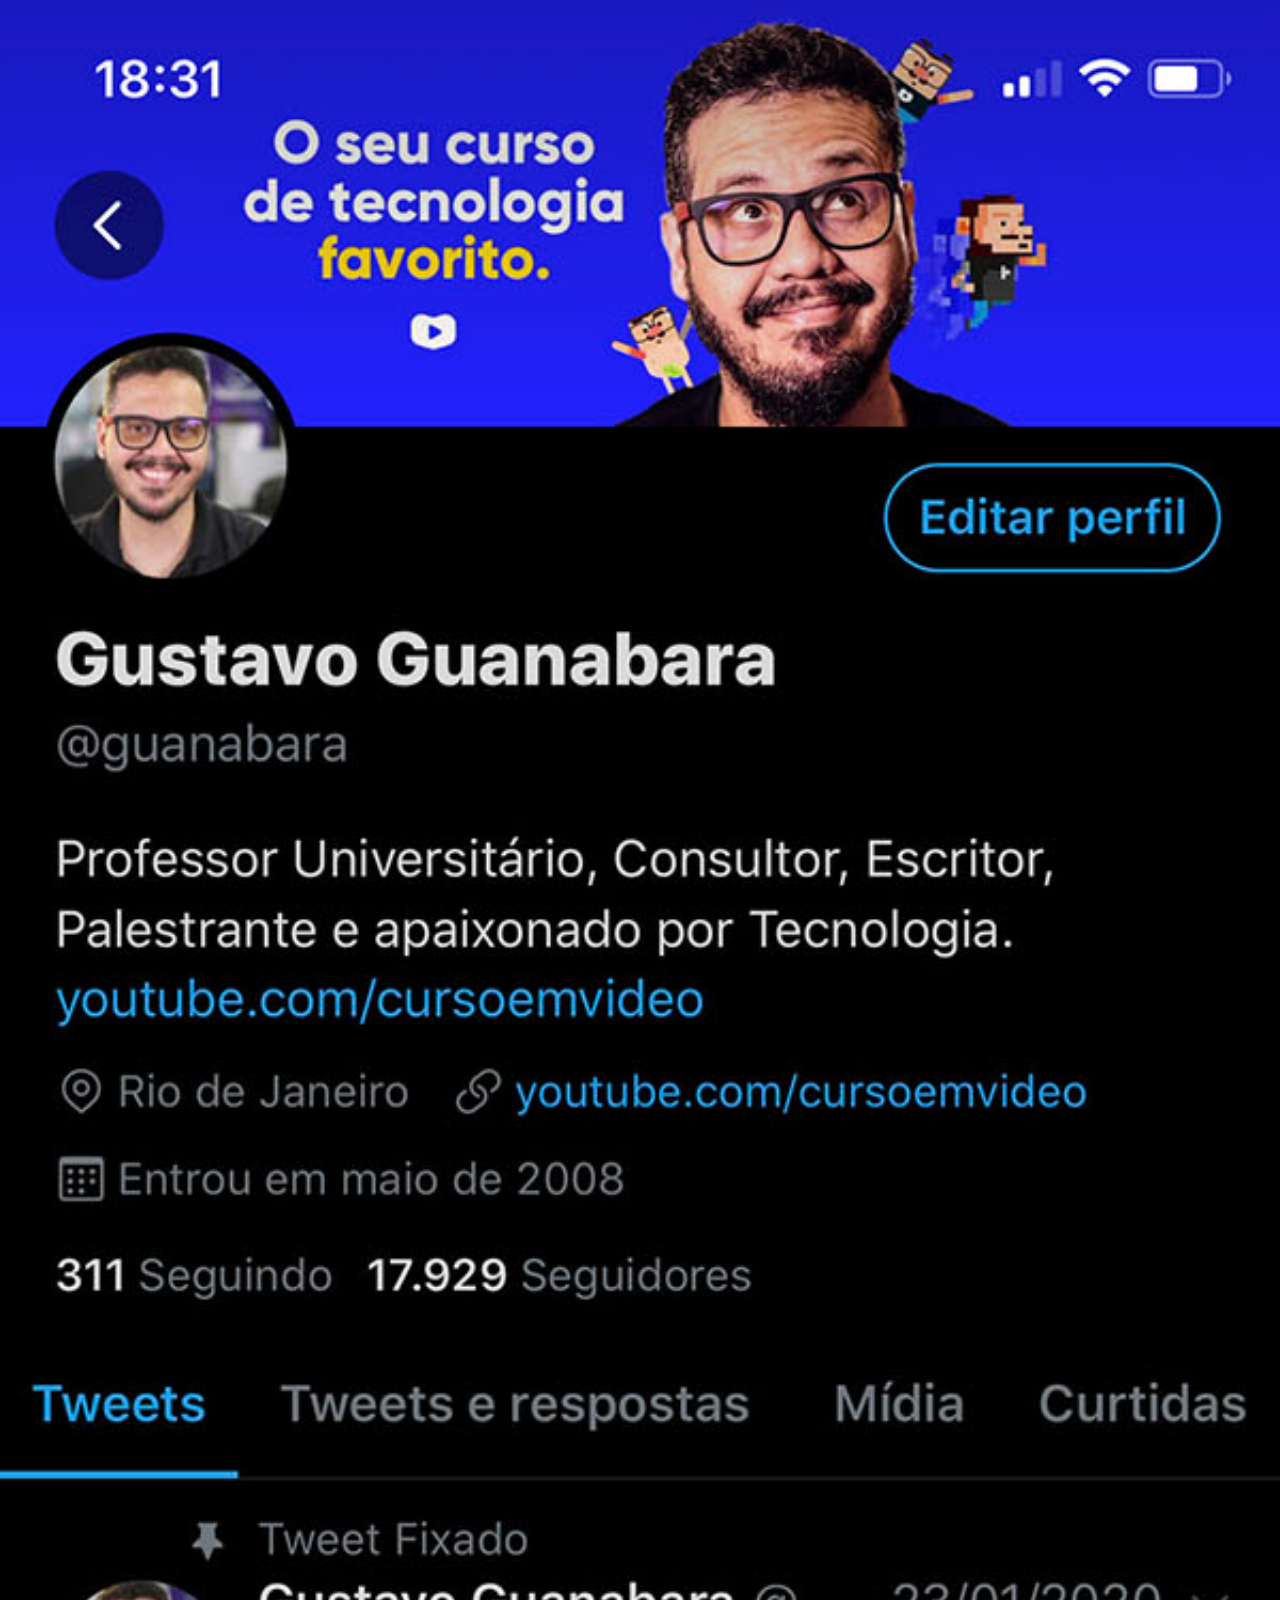
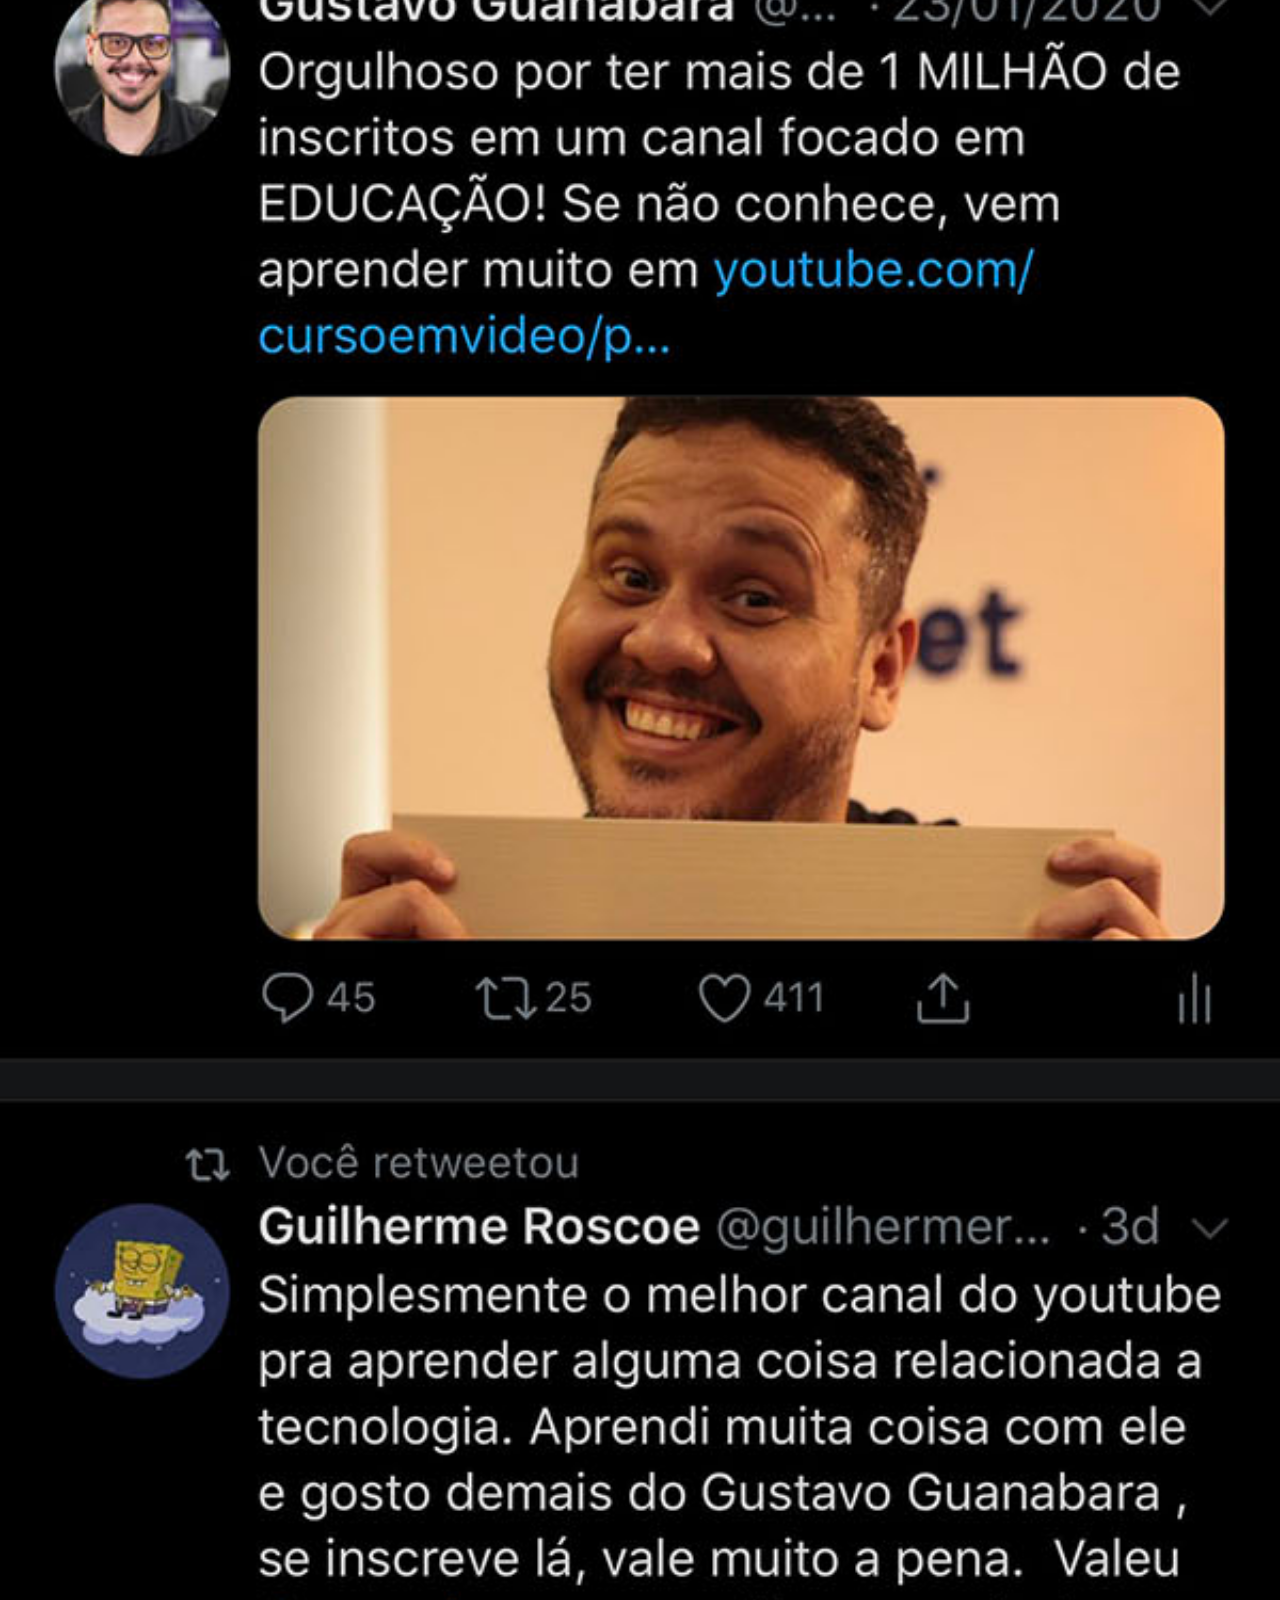
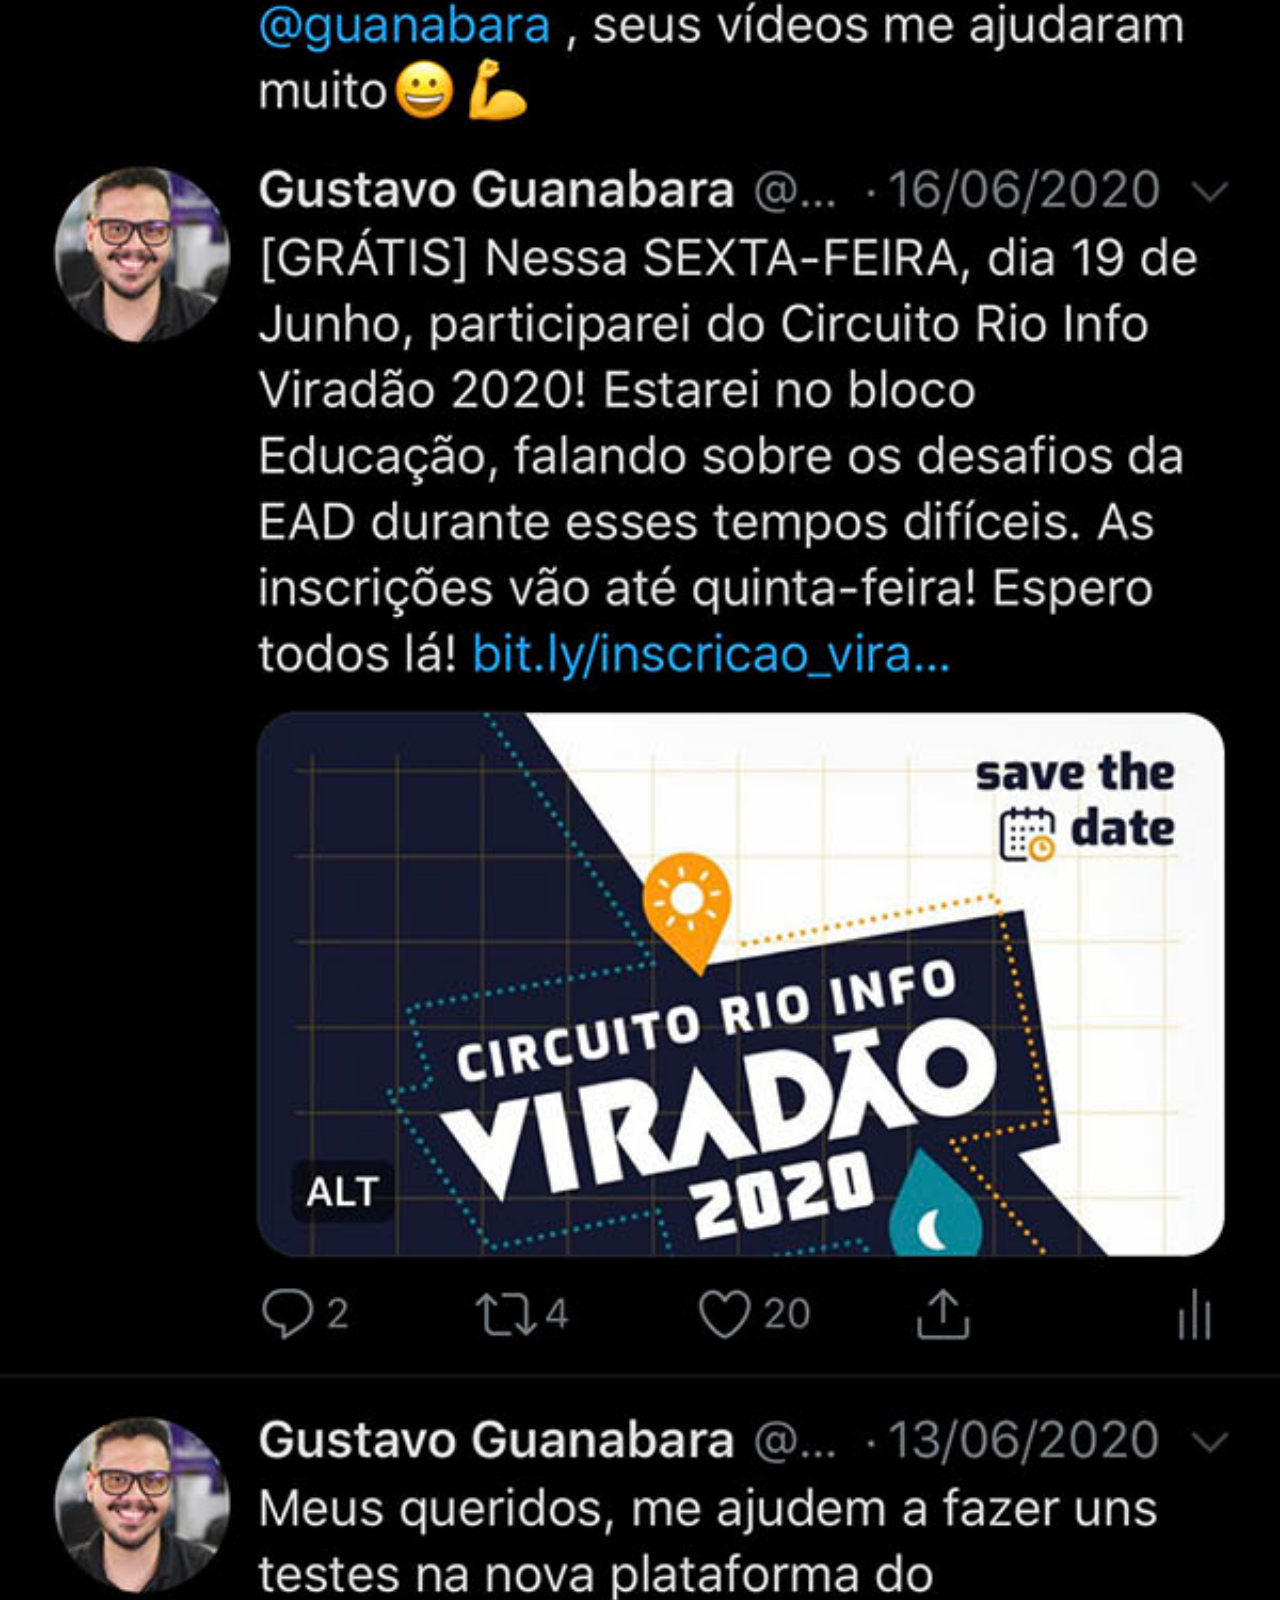
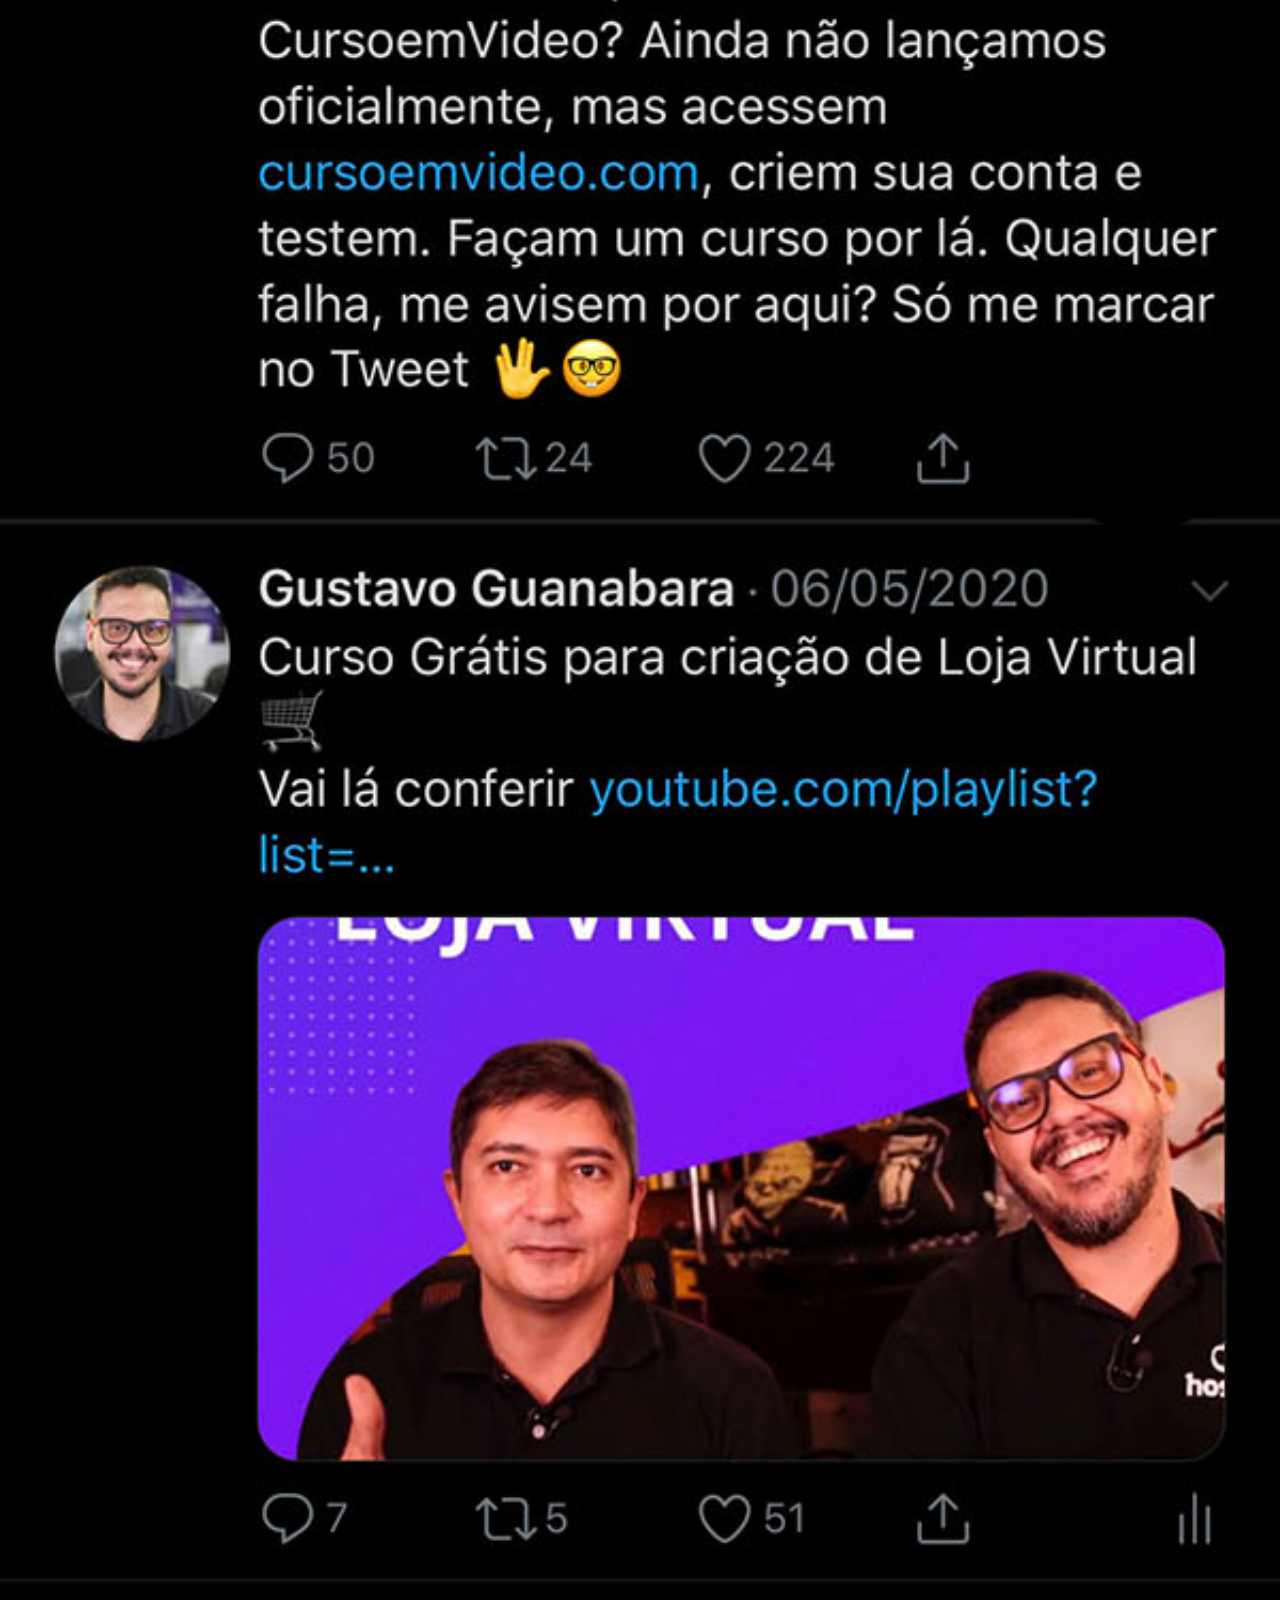
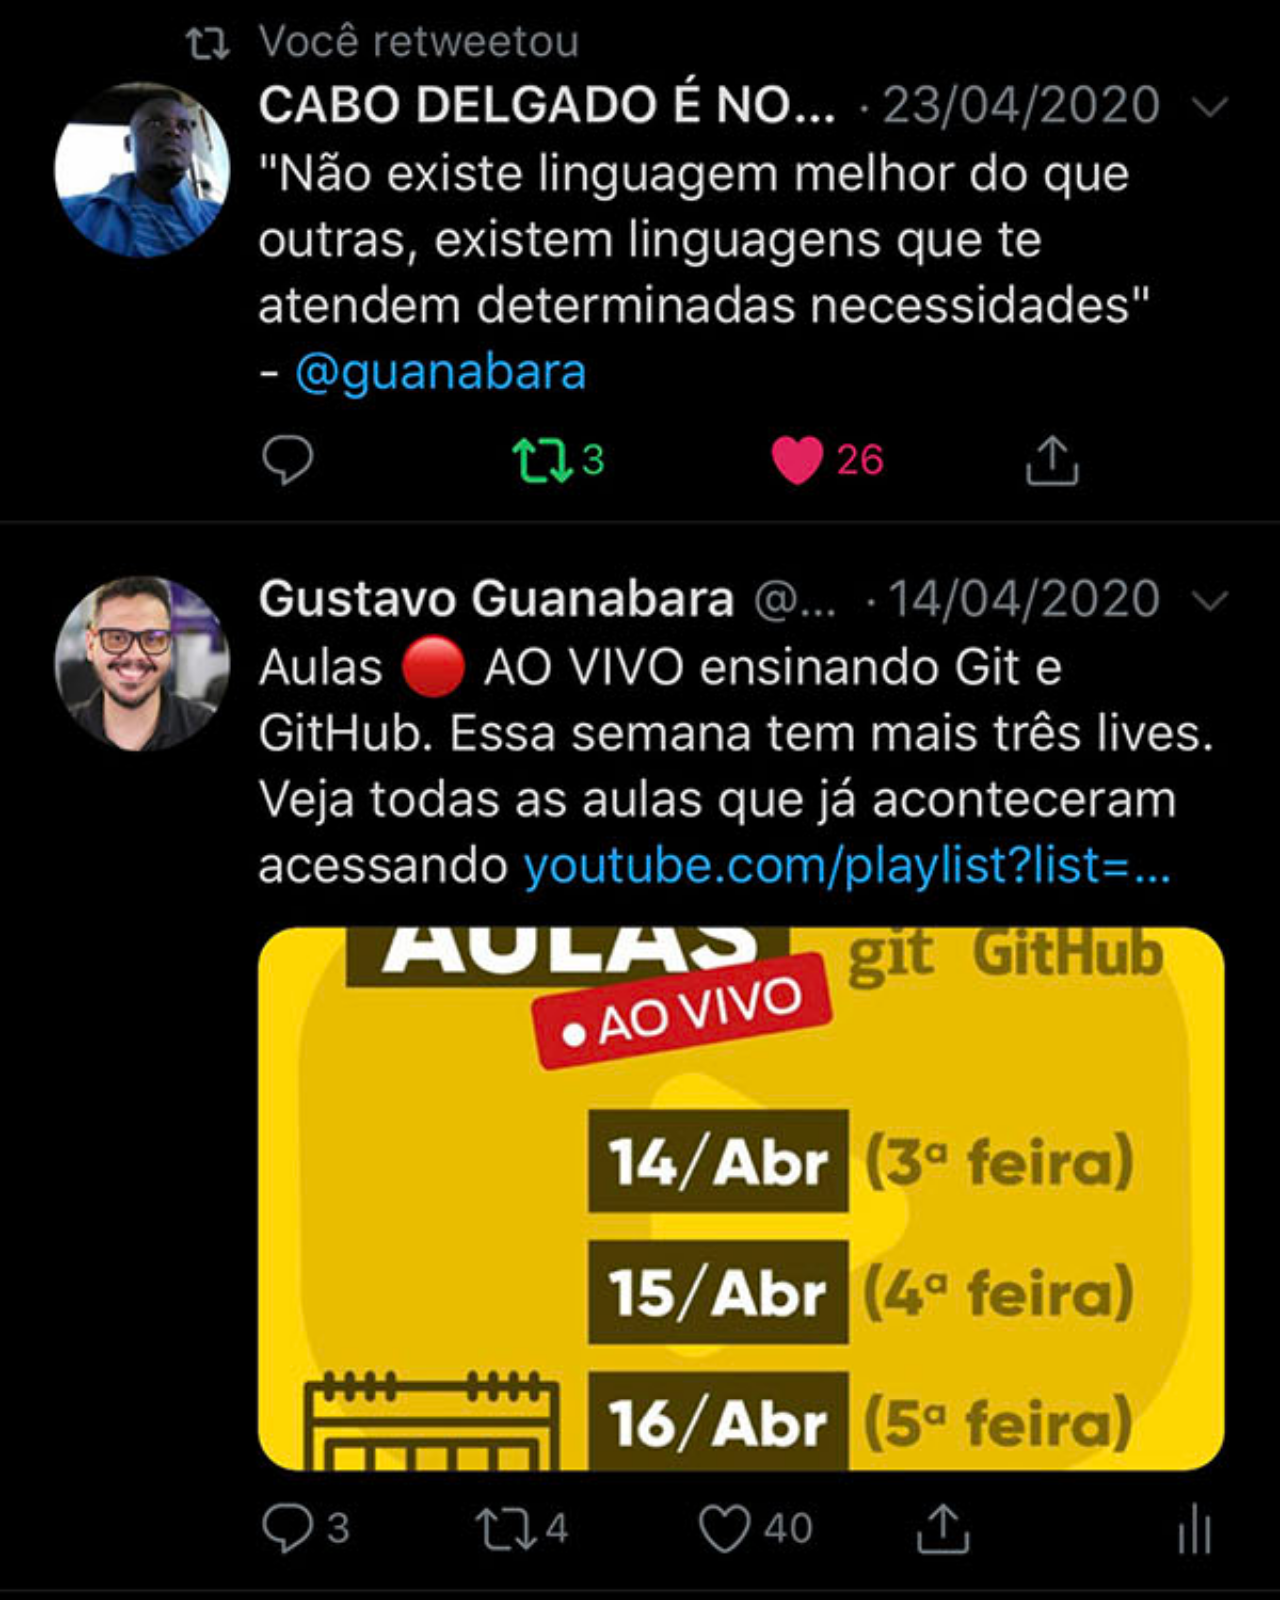
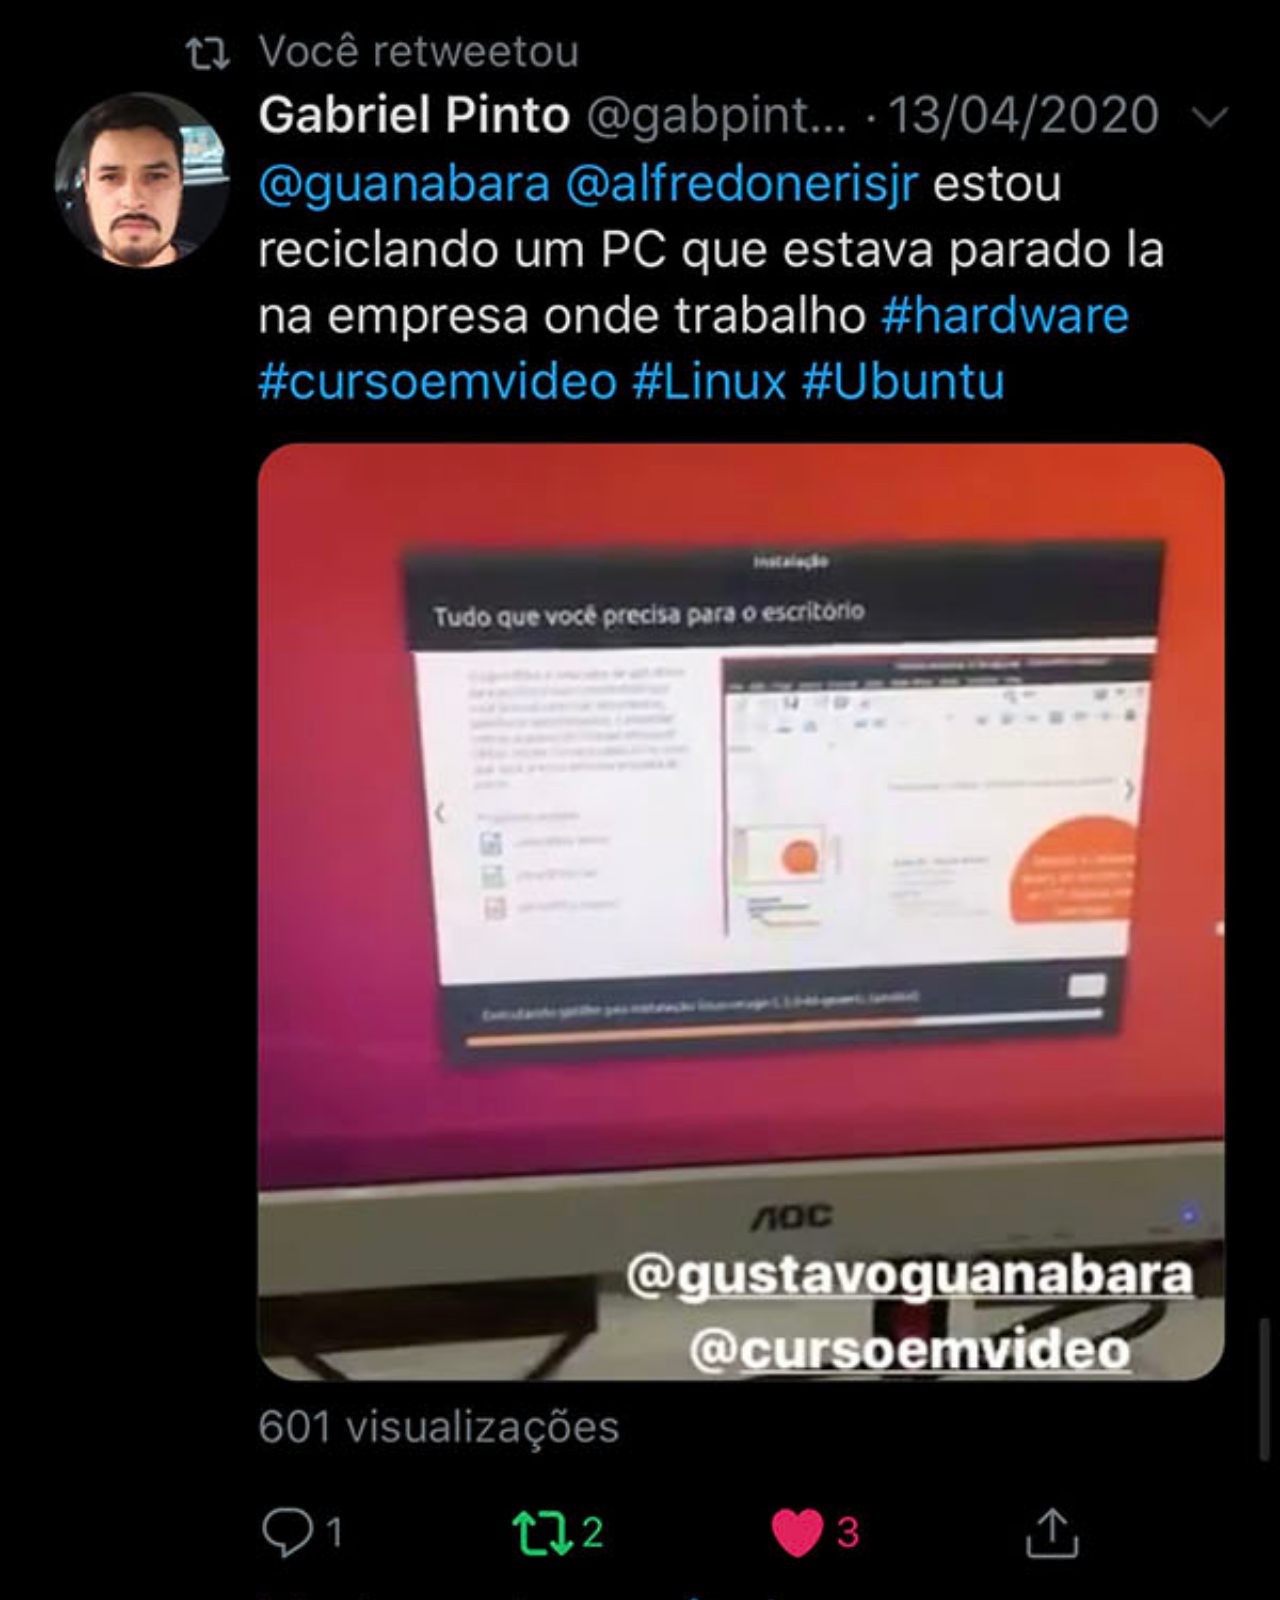
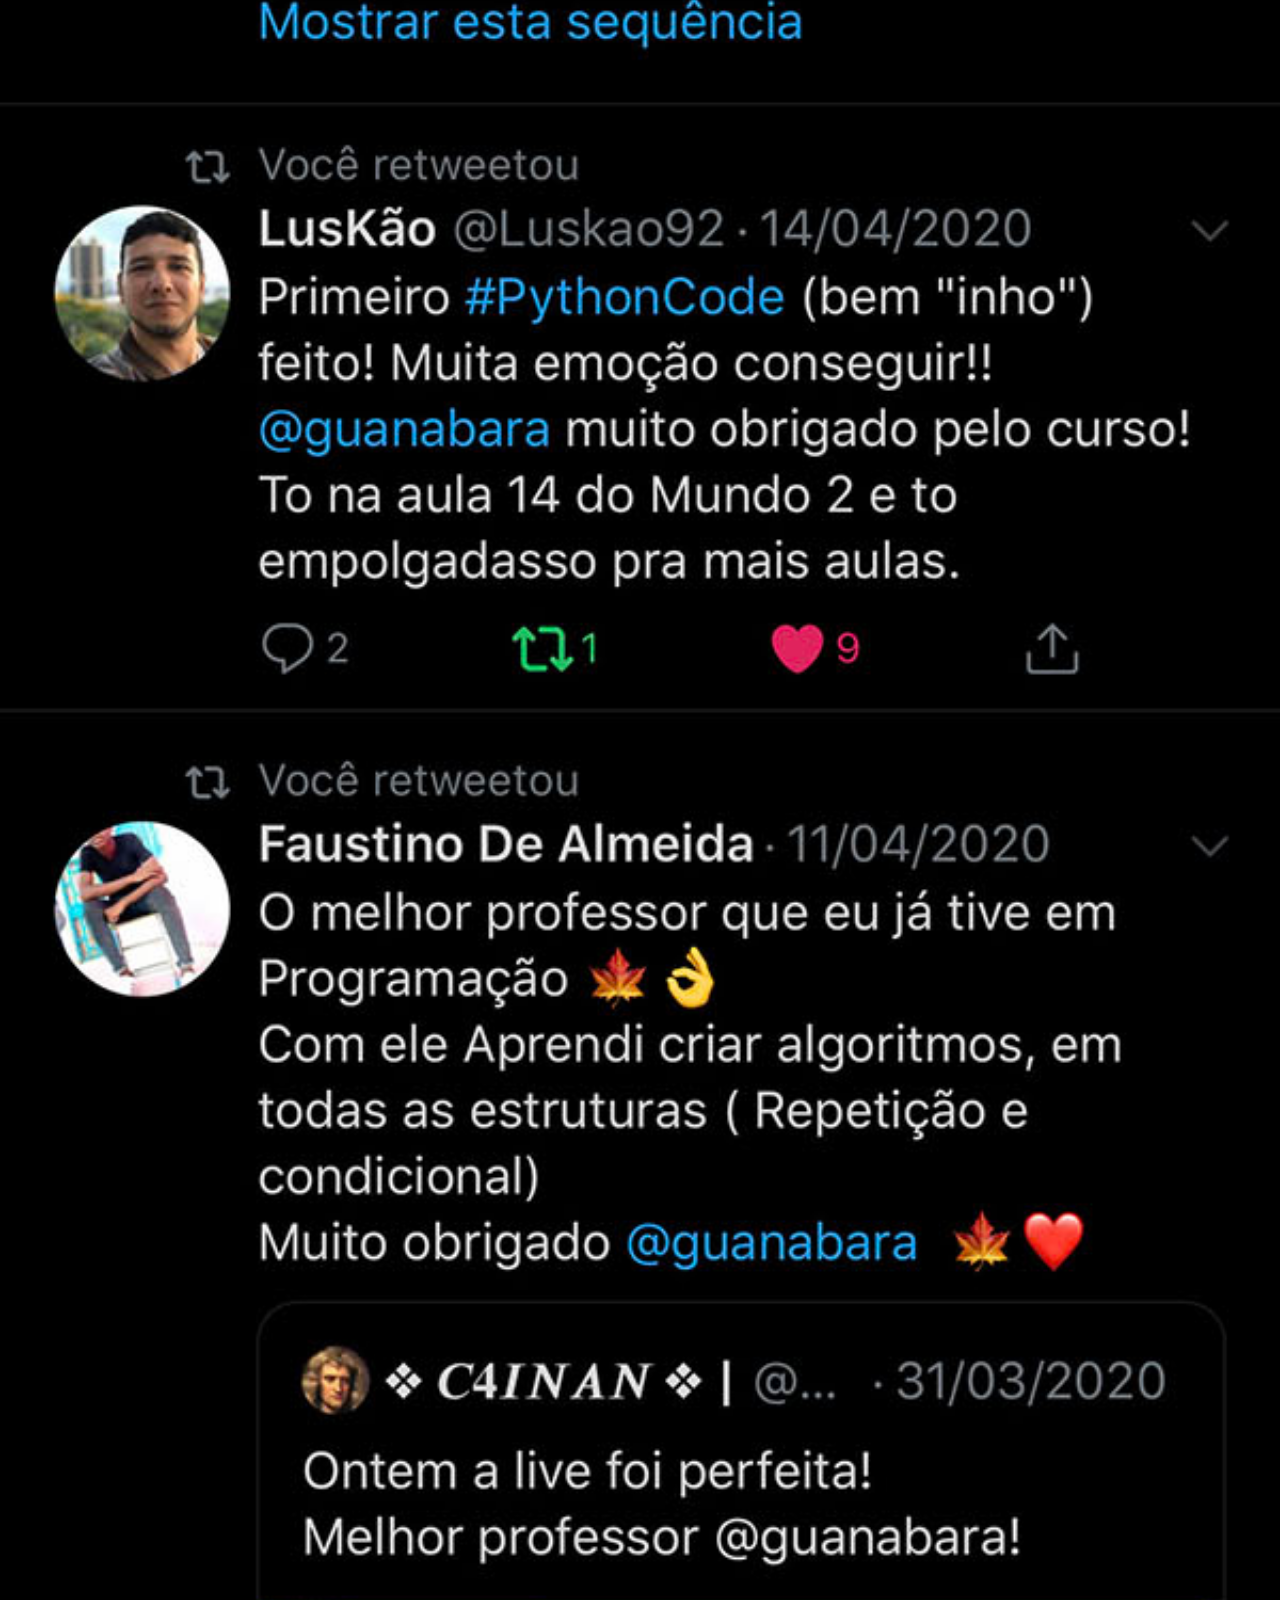
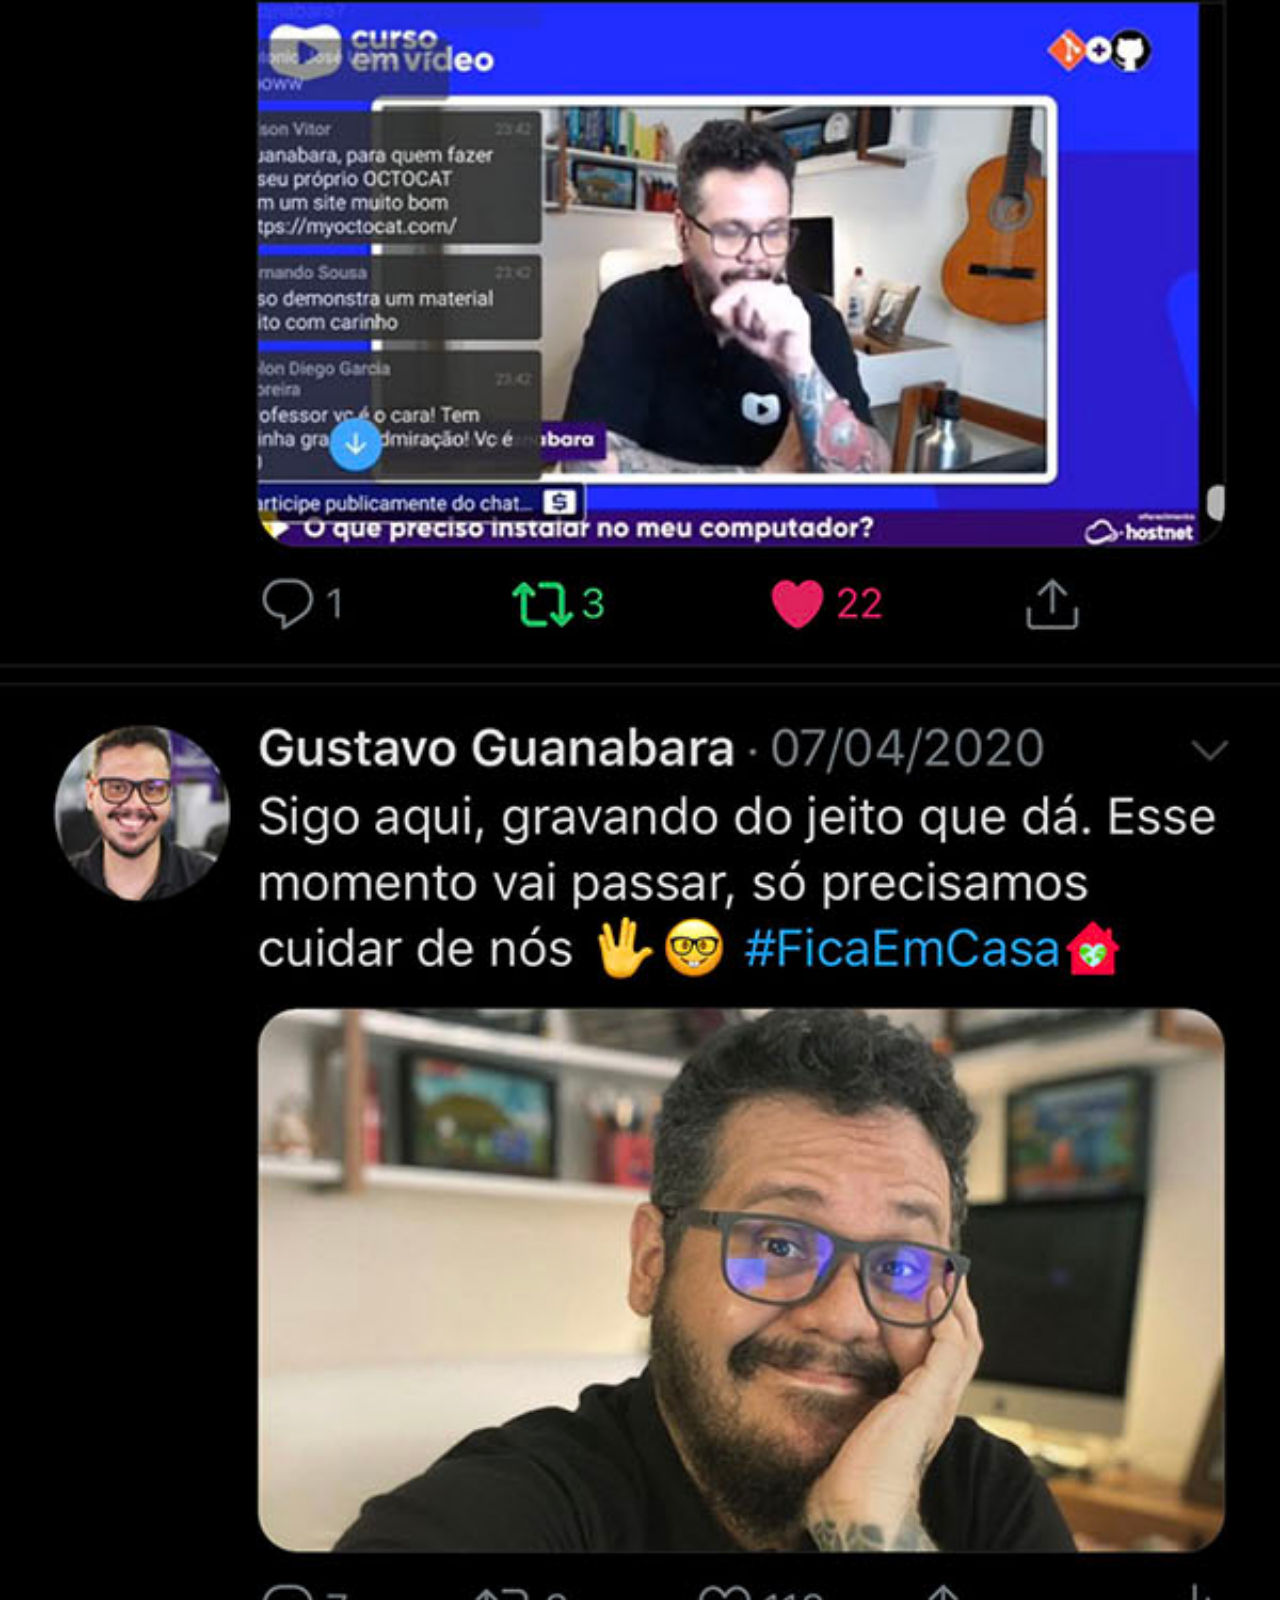
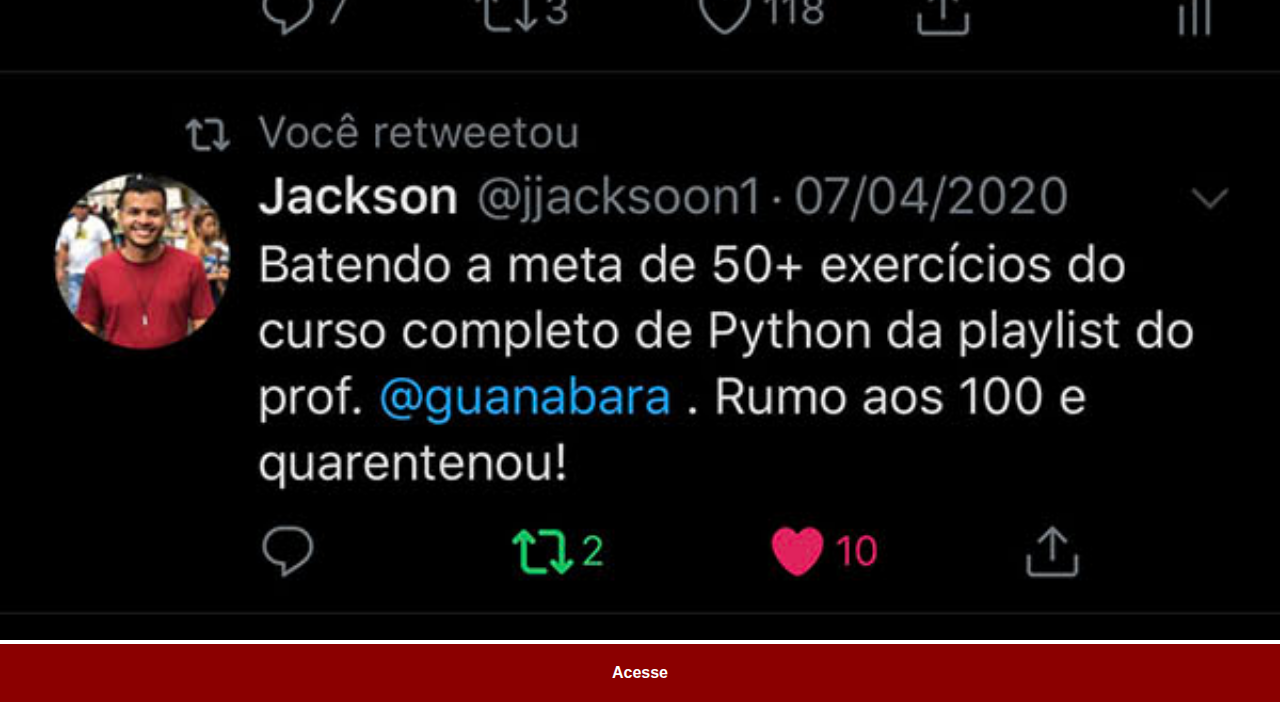
<file: twitter.html>
<!DOCTYPE html>
<html lang="pt-br">
<head>
    <meta charset="UTF-8">
    <meta http-equiv="X-UA-Compatible" content="IE=edge">
    <meta name="viewport" content="width=device-width, initial-scale=1.0">
    <title>Twitter</title>
    <link rel="stylesheet" href="estilo/social.css">
</head>
<body>
    <img src="pacote-d013/imagens/tela-twitter.jpg" alt="Twitter"><a href="https://twitter.com/HelvioSouza41" target="_blank">Acesse</a>
</body>
</html>
</file>
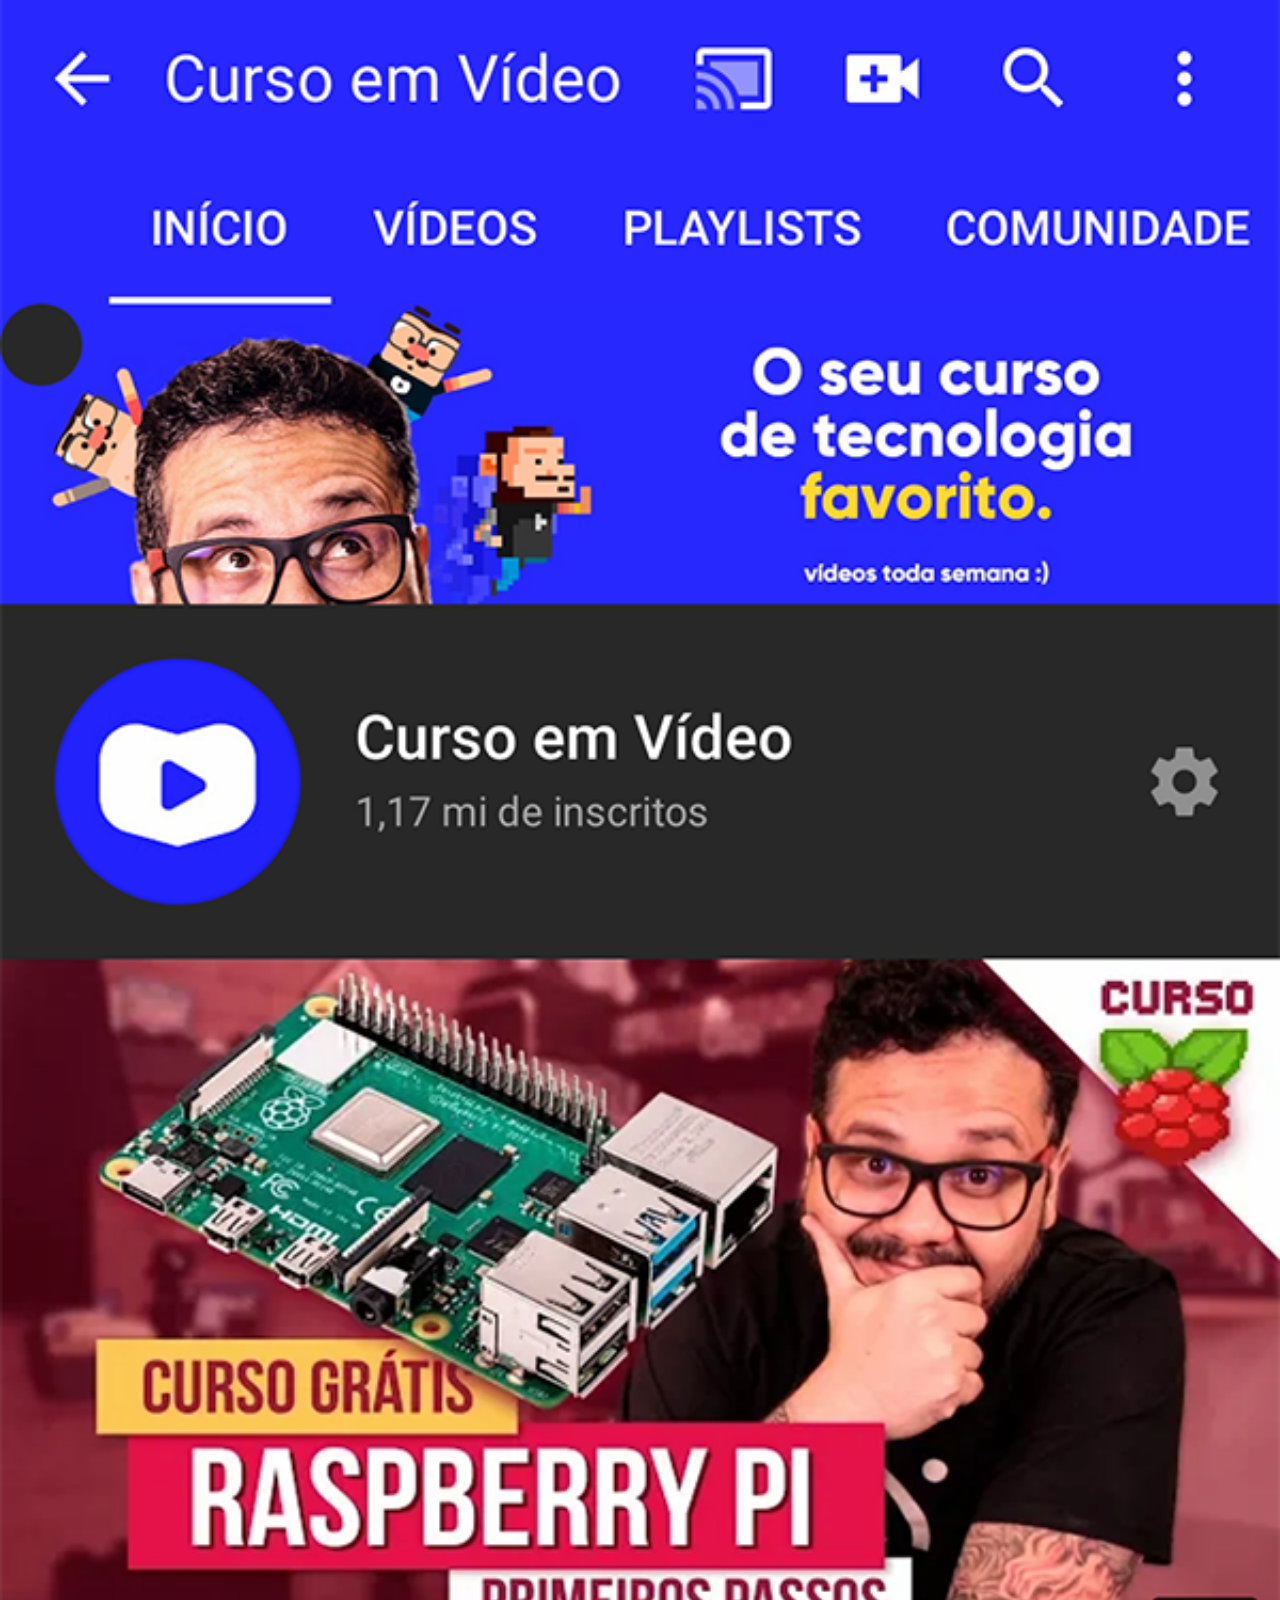
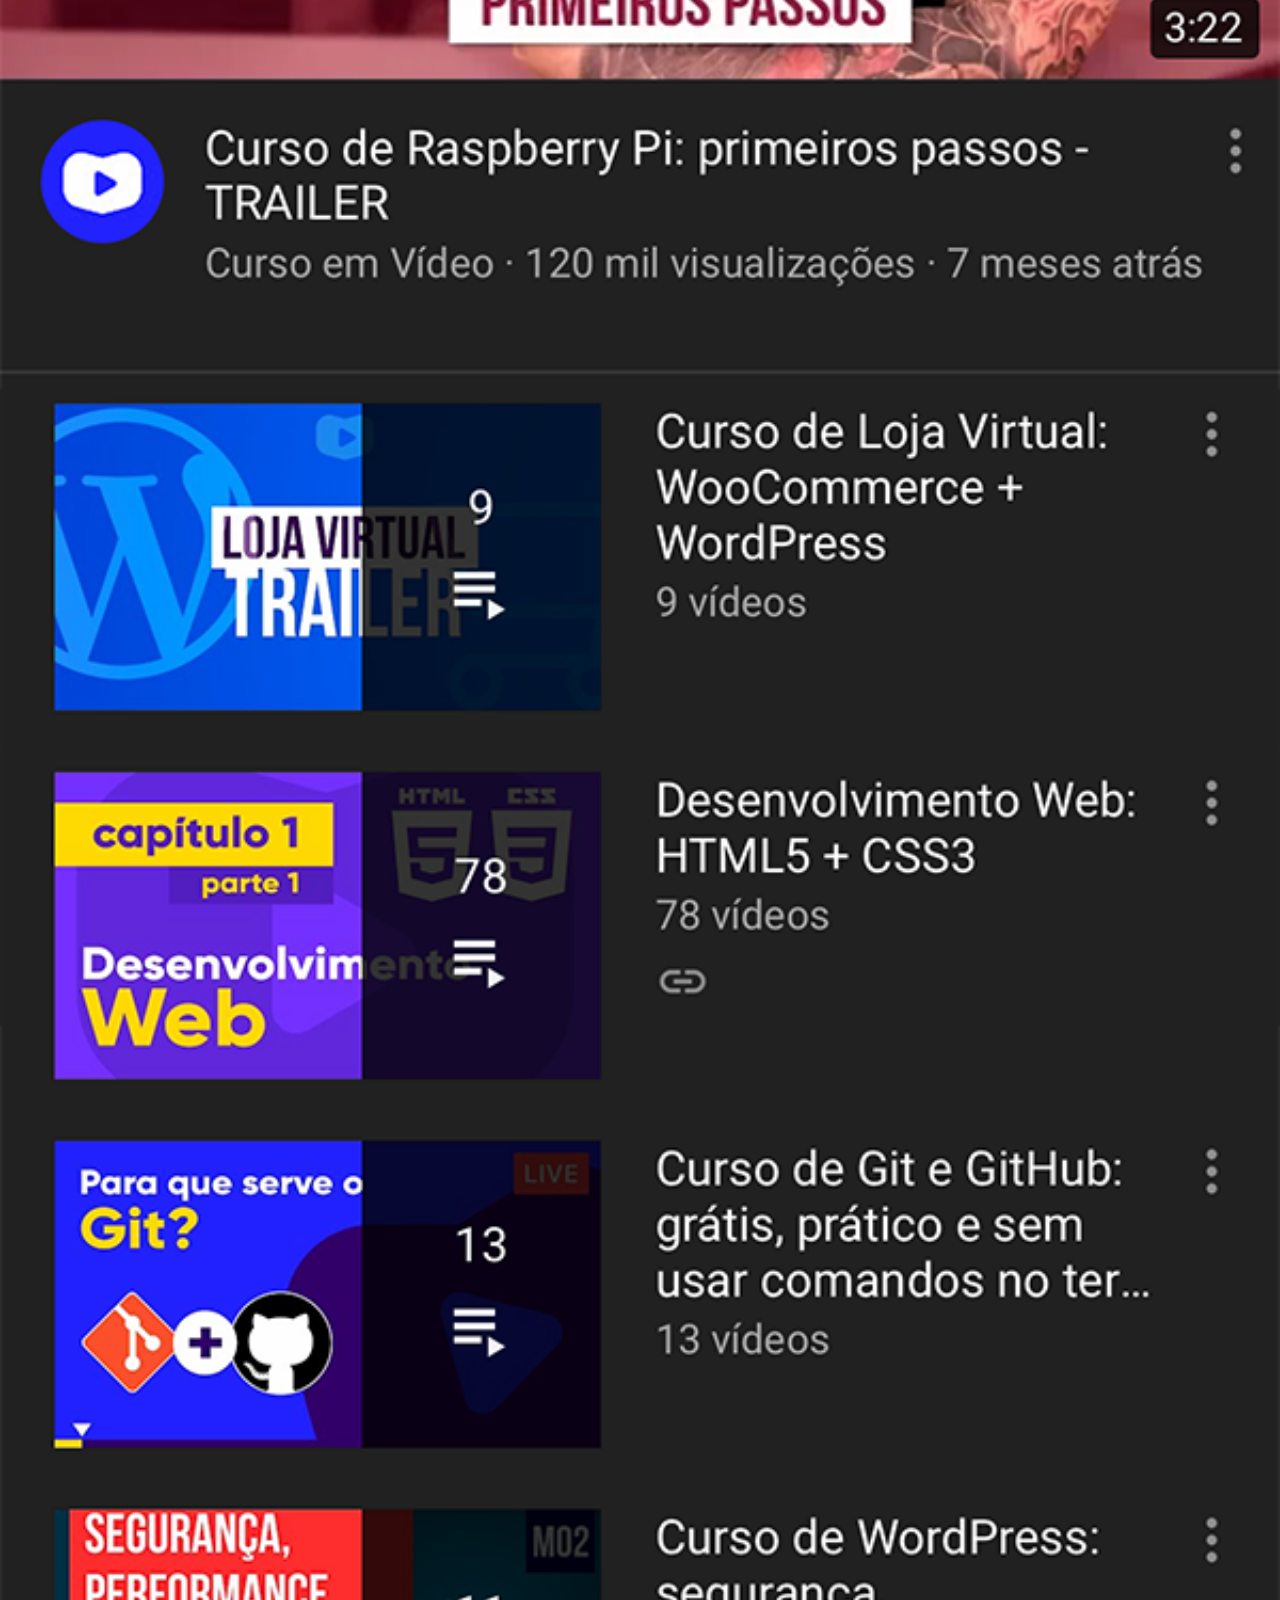
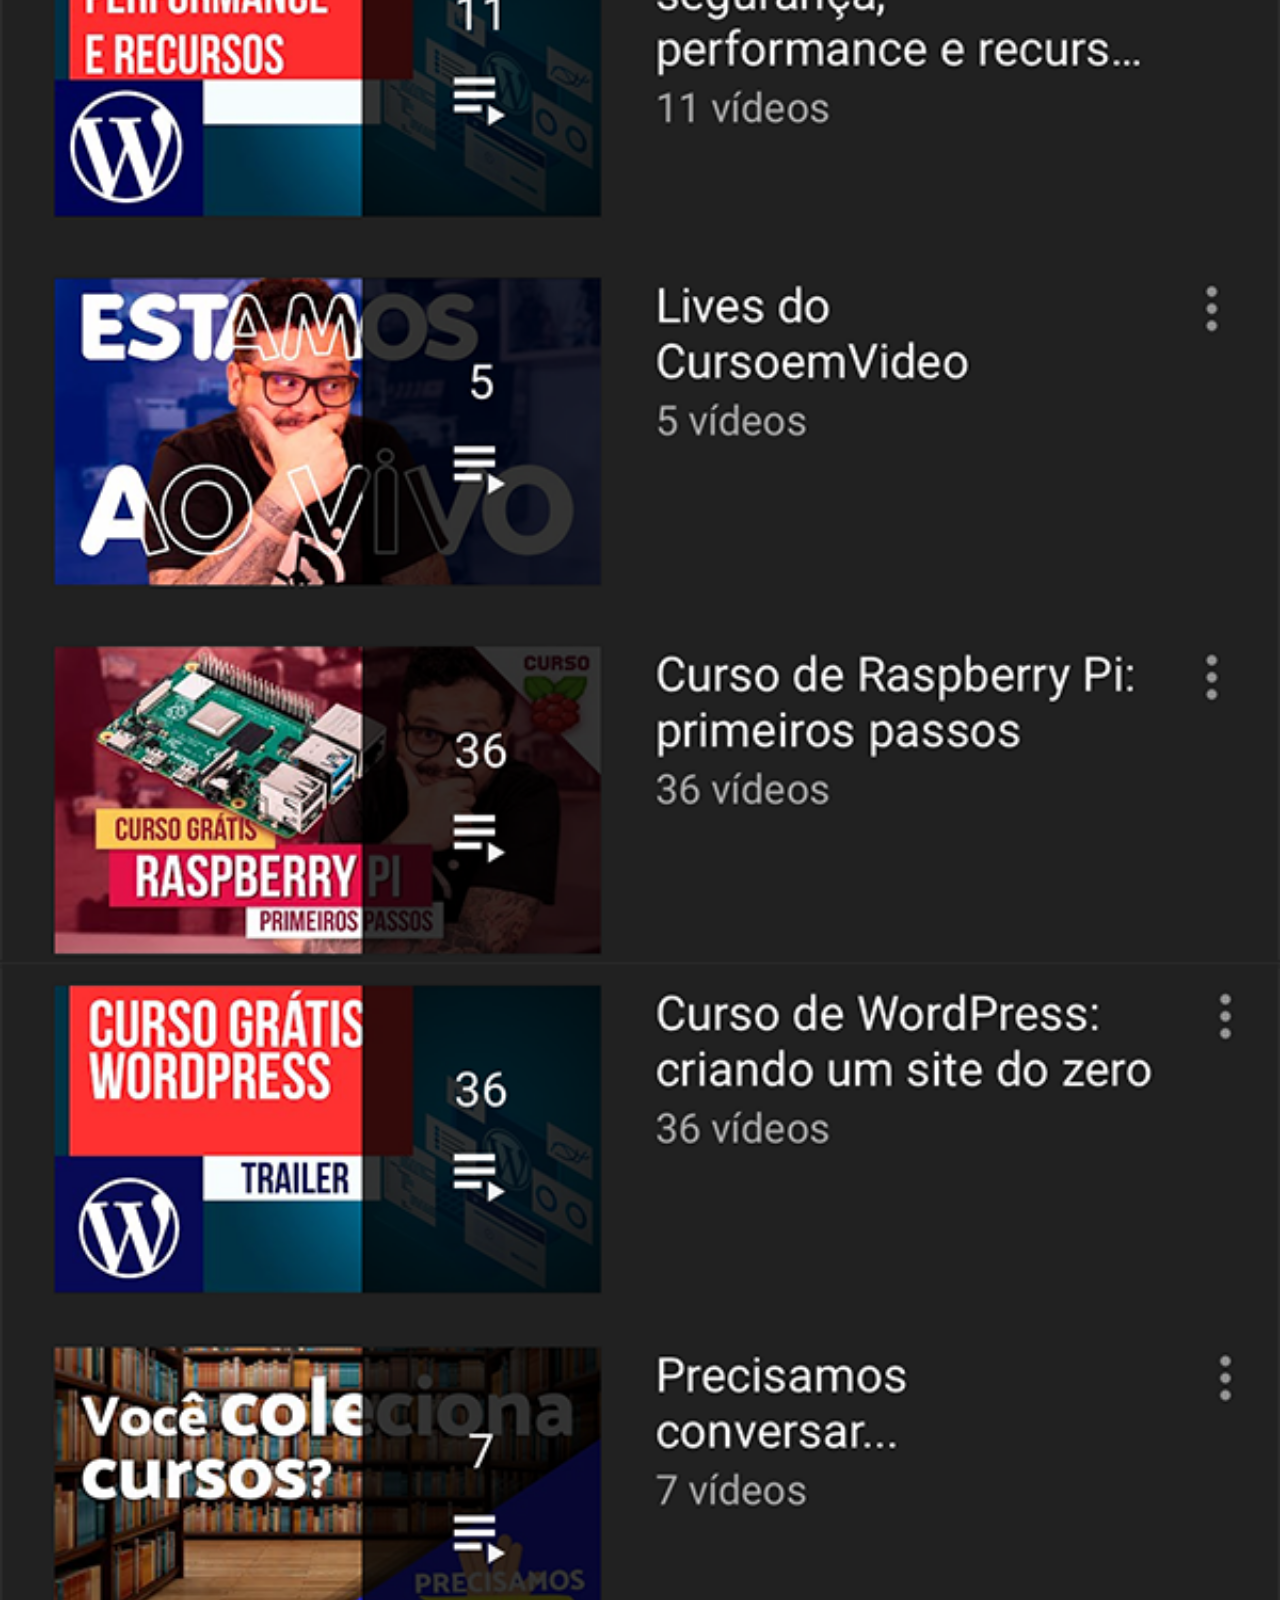
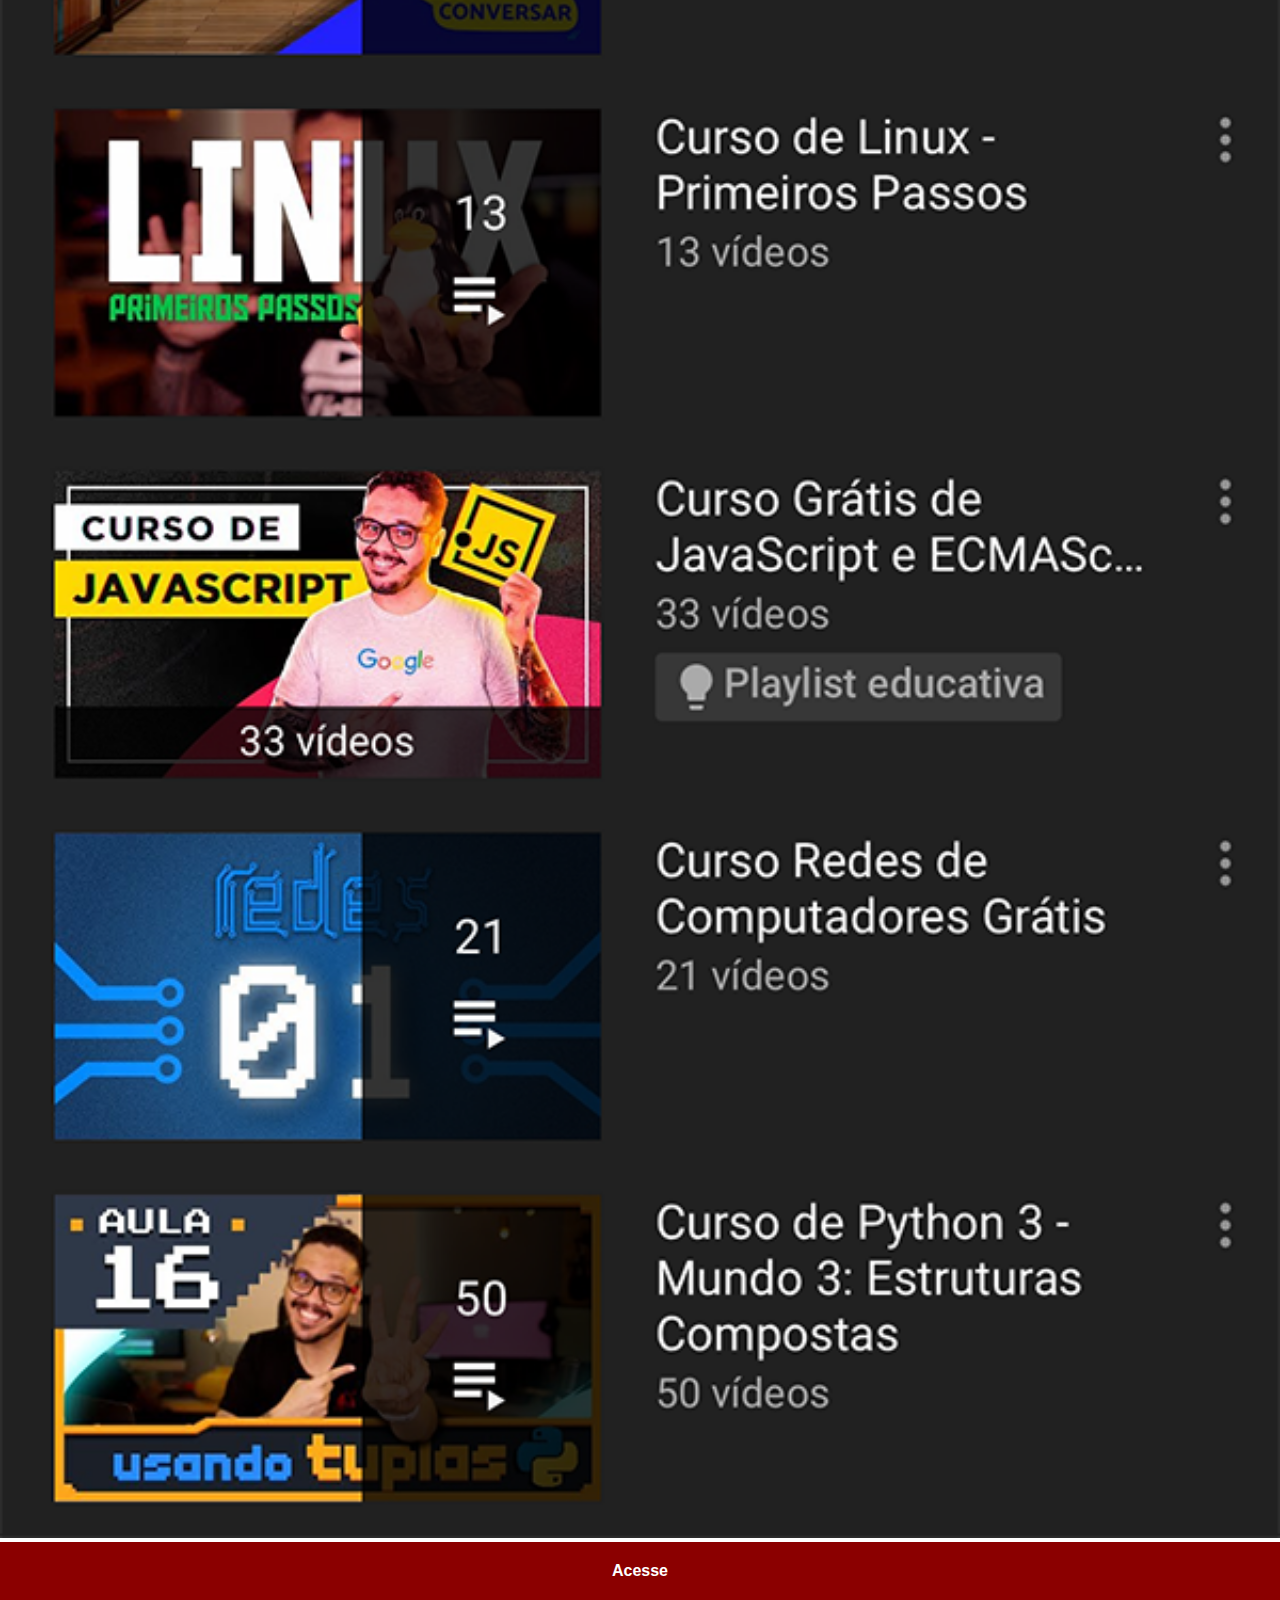
<file: youtube.html>
<!DOCTYPE html>
<html lang="pt-br">
<head>
    <meta charset="UTF-8">
    <meta http-equiv="X-UA-Compatible" content="IE=edge">
    <meta name="viewport" content="width=device-width, initial-scale=1.0">
    <title>YouTube</title>
    <link rel="stylesheet" href="estilo/social.css">
</head>
<body>
    <img src="pacote-d013/imagens/tela-youtube.png" alt="YouTube"><a href="https://www.youtube.com/cursoemvideo/playlist" target="_blank">Acesse</a>
</body>
</html>
</file>
<file: estilo/social.css>
@charset "UTF-8";

* {
    margin: 0px;
    padding: 0px;
    font-family: Arial, Helvetica, sans-serif;
}
::-webkit-scrollbar {
    width: 0px;
    height: 0px;
}
img {
    width: 100vw;
}
a {
    display: block;
    background-color: darkred;
    color: white;
    padding: 20px;
    text-align: center;
    font-weight: bolder;
    text-decoration: none;
}
a:hover {
    background-color: red;
}
</file>
